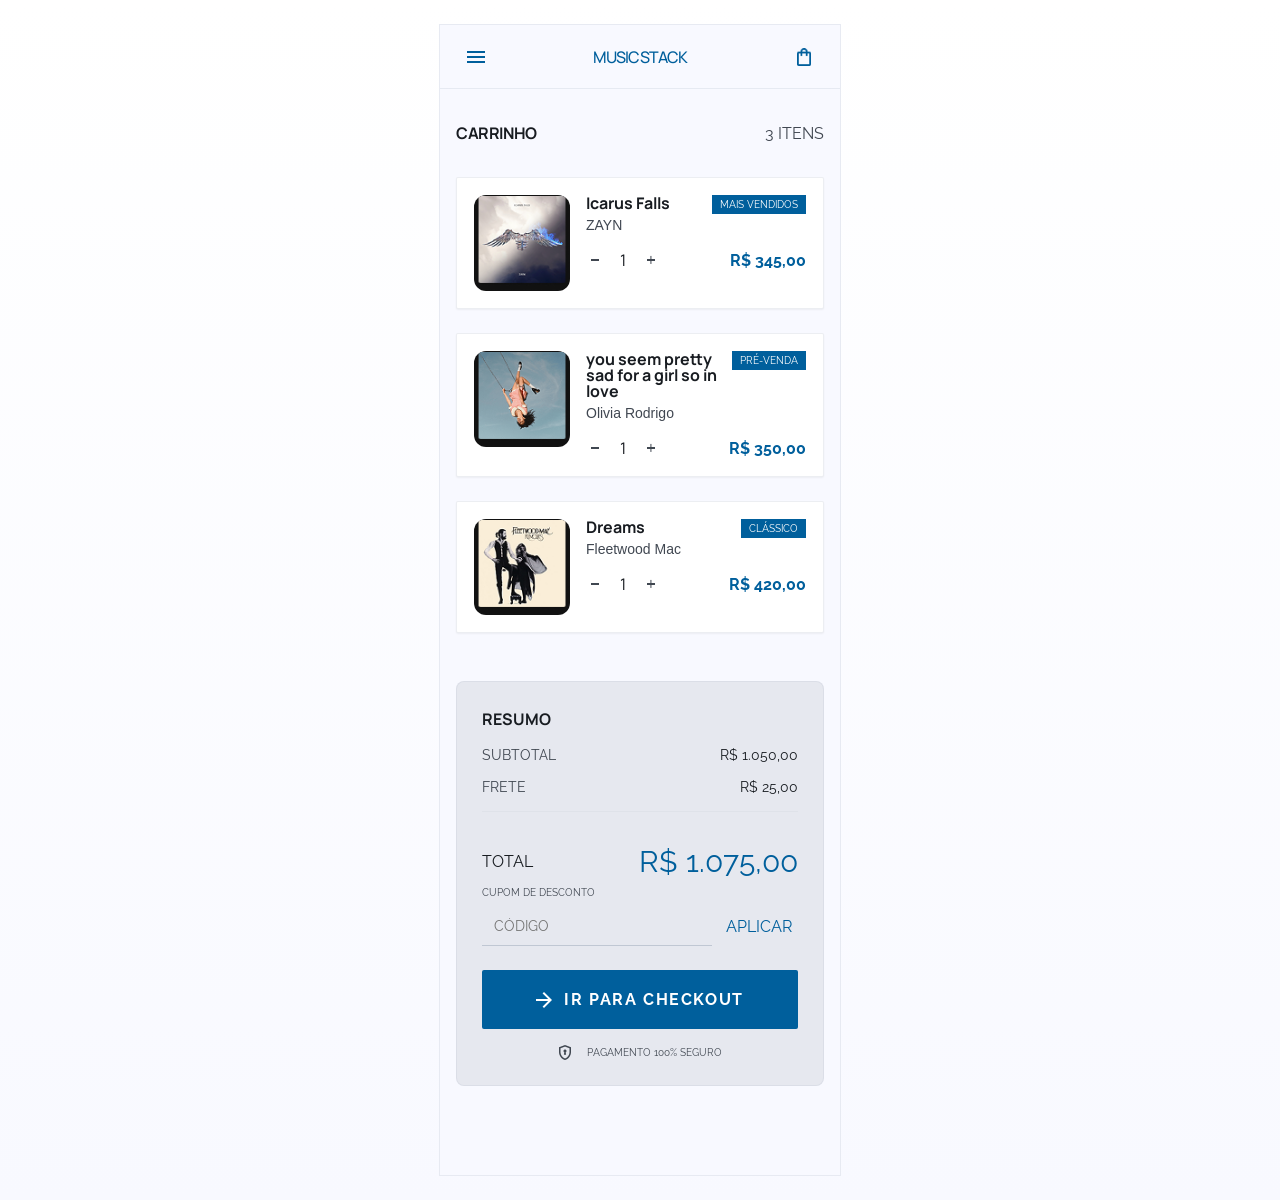
<file: carrinho.html>
<!DOCTYPE html>
<html lang="pt-BR">
  <head>
    <meta charset="UTF-8" />
    <meta name="viewport" content="width=device-width, initial-scale=1.0" />
    <title>MusicStack</title>
    <link rel="preconnect" href="https://fonts.googleapis.com" />
    <link rel="preconnect" href="https://fonts.gstatic.com" crossorigin />
    <link
      href="https://fonts.googleapis.com/css2?family=Manrope:wght@400;500;700;800&family=Raleway:wght@400;500;600;700&display=swap"
      rel="stylesheet"
    />
    <link rel="stylesheet" href="style.css" />
  </head>
  <body>
    <main class="phone-frame">
      <header class="topbar">
        <button class="icon-button" type="button" aria-label="Voltar">
          <img class="nav-icon" src="assets/Icon-compras.png" alt="" />
        </button>
        <div class="brand">Musicstack</div>
        <button class="icon-button" type="button" aria-label="Menu">
          <img class="nav-icon" src="assets/Icon.png" alt="" />
        </button>
      </header>

      <section class="main-content">
        <section class="cart-column">
          <div class="section-heading">
            <h1>CARRINHO</h1>
            <span>3 ITENS</span>
          </div>

          <div class="cart-list">
            <article class="cart-item">
              <div class="cover-wrap">
                <img class="cover" src="assets/vinyl-1-animation.png" alt="Icarus Falls" />
              </div>
              <div class="item-copy">
                <div class="item-title-row">
                  <div>
                    <h2>Icarus Falls</h2>
                    <p>ZAYN</p>
                  </div>
                  <span class="tag tag-blue">MAIS VENDIDOS</span>
                </div>
                <div class="item-actions">
                  <button class="qty-button" type="button" aria-label="Diminuir quantidade">
                    <span></span>
                  </button>
                  <span class="qty-number">1</span>
                  <button class="qty-button qty-button--plus" type="button" aria-label="Aumentar quantidade">
                    <span></span>
                  </button>
                  <strong>R$ 345,00</strong>
                </div>
              </div>
            </article>

            <article class="cart-item">
              <div class="cover-wrap">
                <img class="cover" src="assets/vinyl-2-bg.png" alt="you seem pretty sad for a girl so in love" />
              </div>
              <div class="item-copy">
                <div class="item-title-row">
                  <div>
                    <h2>you seem pretty sad for a girl so in love</h2>
                    <p>Olivia Rodrigo</p>
                  </div>
                  <span class="tag tag-blue">PRÉ-VENDA</span>
                </div>
                <div class="item-actions">
                  <button class="qty-button" type="button" aria-label="Diminuir quantidade">
                    <span></span>
                  </button>
                  <span class="qty-number">1</span>
                  <button class="qty-button qty-button--plus" type="button" aria-label="Aumentar quantidade">
                    <span></span>
                  </button>
                  <strong>R$ 350,00</strong>
                </div>
              </div>
            </article>

            <article class="cart-item">
              <div class="cover-wrap">
                <img class="cover" src="assets/vinyl-3-bg.png" alt="Dreams" />
              </div>
              <div class="item-copy">
                <div class="item-title-row">
                  <div>
                    <h2>Dreams</h2>
                    <p>Fleetwood Mac</p>
                  </div>
                  <span class="tag tag-blue">CLÁSSICO</span>
                </div>
                <div class="item-actions">
                  <button class="qty-button" type="button" aria-label="Diminuir quantidade">
                    <span></span>
                  </button>
                  <span class="qty-number">1</span>
                  <button class="qty-button qty-button--plus" type="button" aria-label="Aumentar quantidade">
                    <span></span>
                  </button>
                  <strong>R$ 420,00</strong>
                </div>
              </div>
            </article>
          </div>
        </section>

        <aside class="summary-card">
          <h3>RESUMO</h3>
          <div class="summary-lines">
            <div class="summary-line">
              <span>Subtotal</span>
              <strong>R$ 1.050,00</strong>
            </div>
            <div class="summary-line">
              <span>Frete</span>
              <strong>R$ 25,00</strong>
            </div>
            <div class="summary-divider"></div>
            <div class="summary-line summary-line--total">
              <span>TOTAL</span>
              <strong>R$ 1.075,00</strong>
            </div>
          </div>

          <div class="coupon-box">
            <label for="coupon">CUPOM DE DESCONTO</label>
            <div class="coupon-row">
              <input id="coupon" type="text" placeholder="CÓDIGO" />
              <button type="button">APLICAR</button>
            </div>
          </div>

          <button class="checkout-button" type="button">
            <img class="checkout-icon" src="assets/checkout-icon.png" alt="" />
            IR PARA CHECKOUT
          </button>
          <p class="security-note">
            <img class="security-icon" src="assets/secure-icon.png" alt="" />
            PAGAMENTO 100% SEGURO
          </p>
        </aside>
      </section>
    </main>
<script src="script.js"></script>
  </body>
</html>
</file>
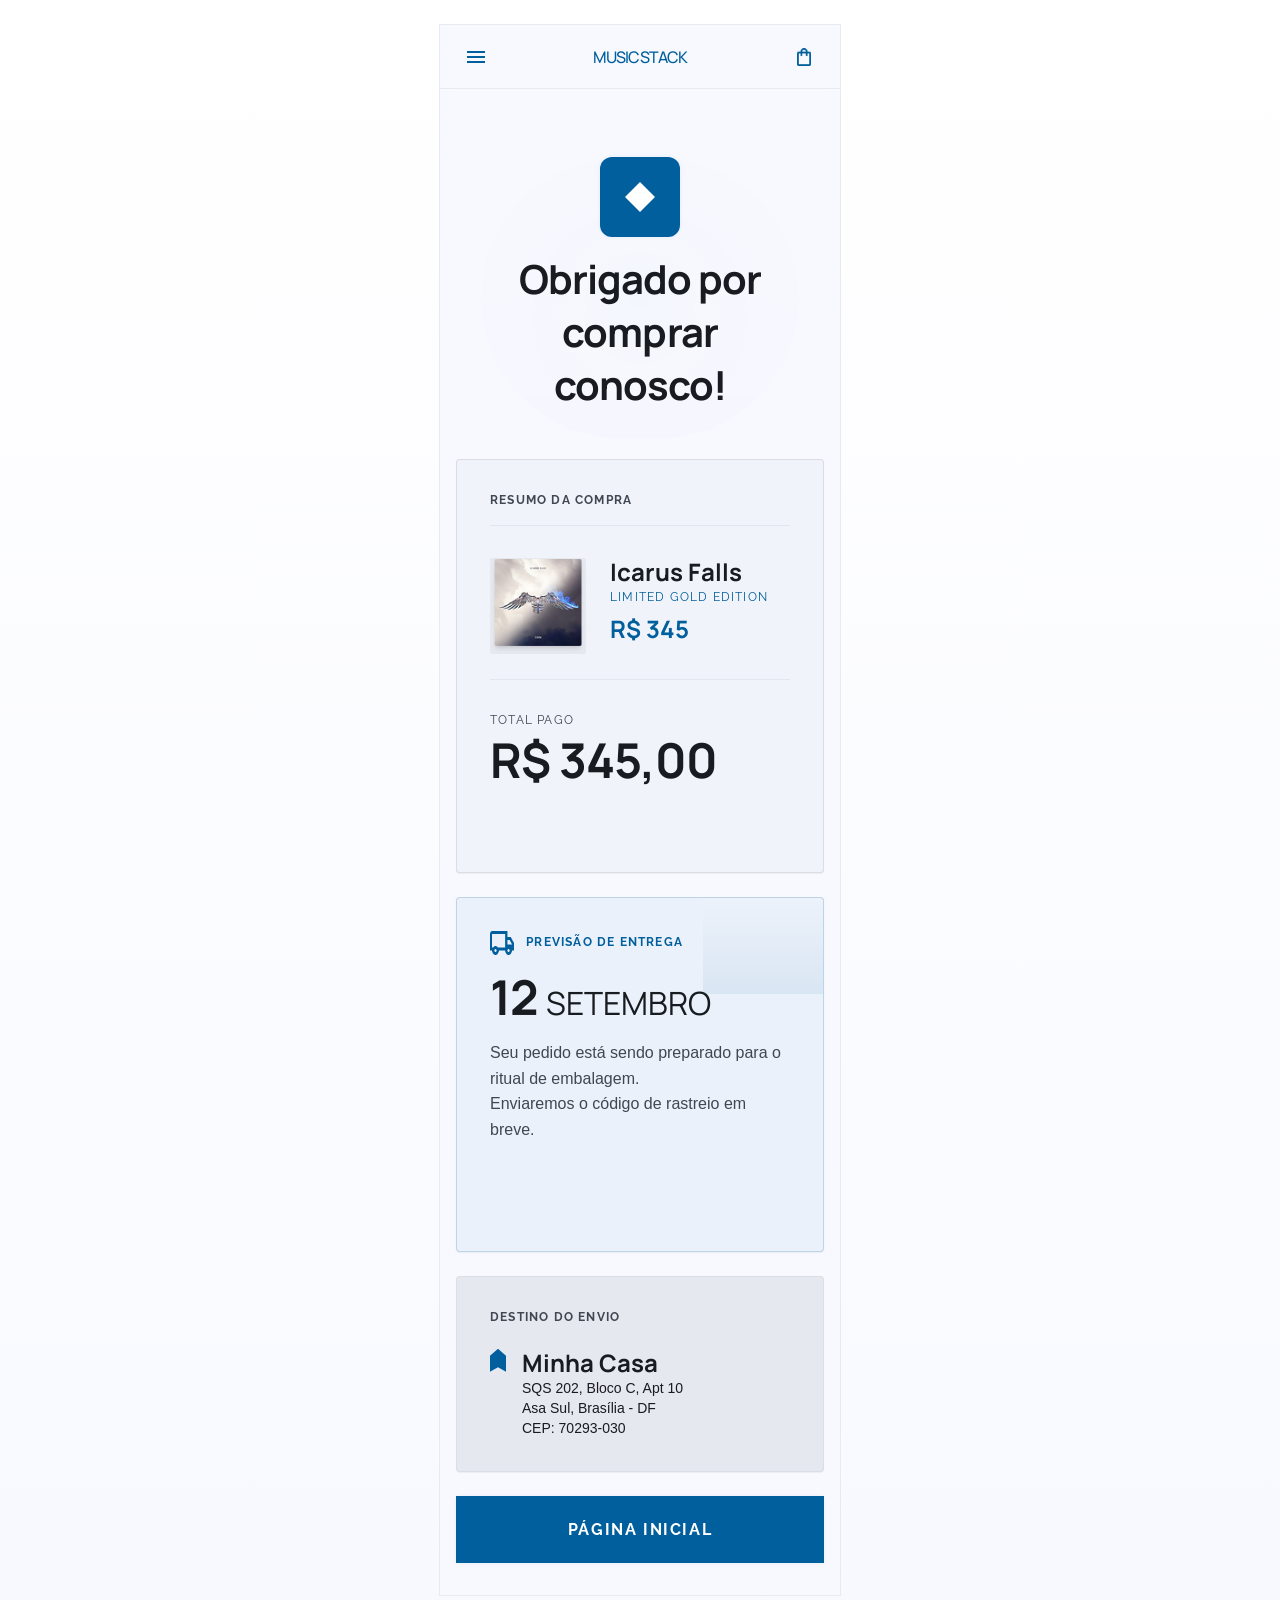
<file: confirmacao.html>
<!DOCTYPE html>
<html lang="pt-BR">
  <head>
    <meta charset="UTF-8" />
    <meta name="viewport" content="width=device-width, initial-scale=1.0" />
    <title>Pedido Confirmado</title>
    <link rel="preconnect" href="https://fonts.googleapis.com" />
    <link rel="preconnect" href="https://fonts.gstatic.com" crossorigin />
    <link
      href="https://fonts.googleapis.com/css2?family=Manrope:wght@400;500;600;700;800&family=Raleway:wght@400;500;600;700&display=swap"
      rel="stylesheet"
    />
    <link rel="stylesheet" href="style.css" />
  </head>
  <body>
    <main class="confirmation-screen">
      <header class="top-app-bar confirmation-topbar">
        <button class="nav-button back-button" type="button" aria-label="Voltar">
          <img src="assets/Icon-compras.png" alt="Voltar" style="width:18px;height:18px;" />
        </button>
        <div class="brand-label">musicstack</div>
        <button class="nav-button cart-button" type="button" aria-label="Carrinho">
          <img src="assets/Icon.png" alt="Carrinho" style="width:18px;height:18px;" />
        </button>
      </header>

      <section class="confirmation-content">
        <section class="confirmation-hero">
          <div class="confirmation-hero__decor"></div>
          <div class="confirmation-hero__icon">
            <span class="confirmation-hero__icon-inner"></span>
          </div>
          <h1>Obrigado por comprar<br />conosco!</h1>
        </section>

        <section class="confirmation-summary-card">
          <div class="confirmation-summary-card__header">
            <h2>RESUMO DA COMPRA</h2>
          </div>

          <div class="confirmation-product-row">
            <div class="confirmation-product-row__image">
              <img src="assets/vinyl-1-animation.png" alt="Icarus Falls" style="width:100%;height:100%;object-fit:cover;" />
            </div>
            <div class="confirmation-product-row__copy">
              <h3>Icarus Falls</h3>
              <p>Limited Gold Edition</p>
              <strong>R$ 345</strong>
            </div>
          </div>

          <div class="confirmation-summary-card__divider"></div>

          <div class="confirmation-total-row">
            <div>
              <span>TOTAL PAGO</span>
              <strong>R$ 345,00</strong>
            </div>
          </div>
        </section>

        <section class="confirmation-eta-card">
          <div class="confirmation-eta-card__header">
            <h2>
              <img src="assets/previsaoentrega.png" alt="Previsão de Entrega" style="width:24px;height:24px;vertical-align:middle;margin-right:8px;" />
              PREVISÃO DE ENTREGA
            </h2>
          </div>
          <div class="confirmation-eta-card__date">
            <strong>12</strong>
            <span>SETEMBRO</span>
          </div>
          <p>
            Seu pedido está sendo preparado para o ritual de embalagem.<br />
            Enviaremos o código de rastreio em breve.
          </p>
          <div class="confirmation-eta-card__badge"></div>
        </section>

        <section class="confirmation-address-card">
          <div class="confirmation-address-card__header">
            <h2>DESTINO DO ENVIO</h2>
          </div>
          <div class="confirmation-address-card__body">
            <div class="confirmation-address-card__icon"></div>
            <div>
              <h3>Minha Casa</h3>
              <p>SQS 202, Bloco C, Apt 10</p>
              <p>Asa Sul, Brasília - DF</p>
              <p>CEP: 70293-030</p>
            </div>
          </div>
        </section>

        <a class="confirmation-cta" href="#">PÁGINA INICIAL</a>
      </section>
    </main>
    <script src="script.js"></script>
  </body>
</html>
</file>
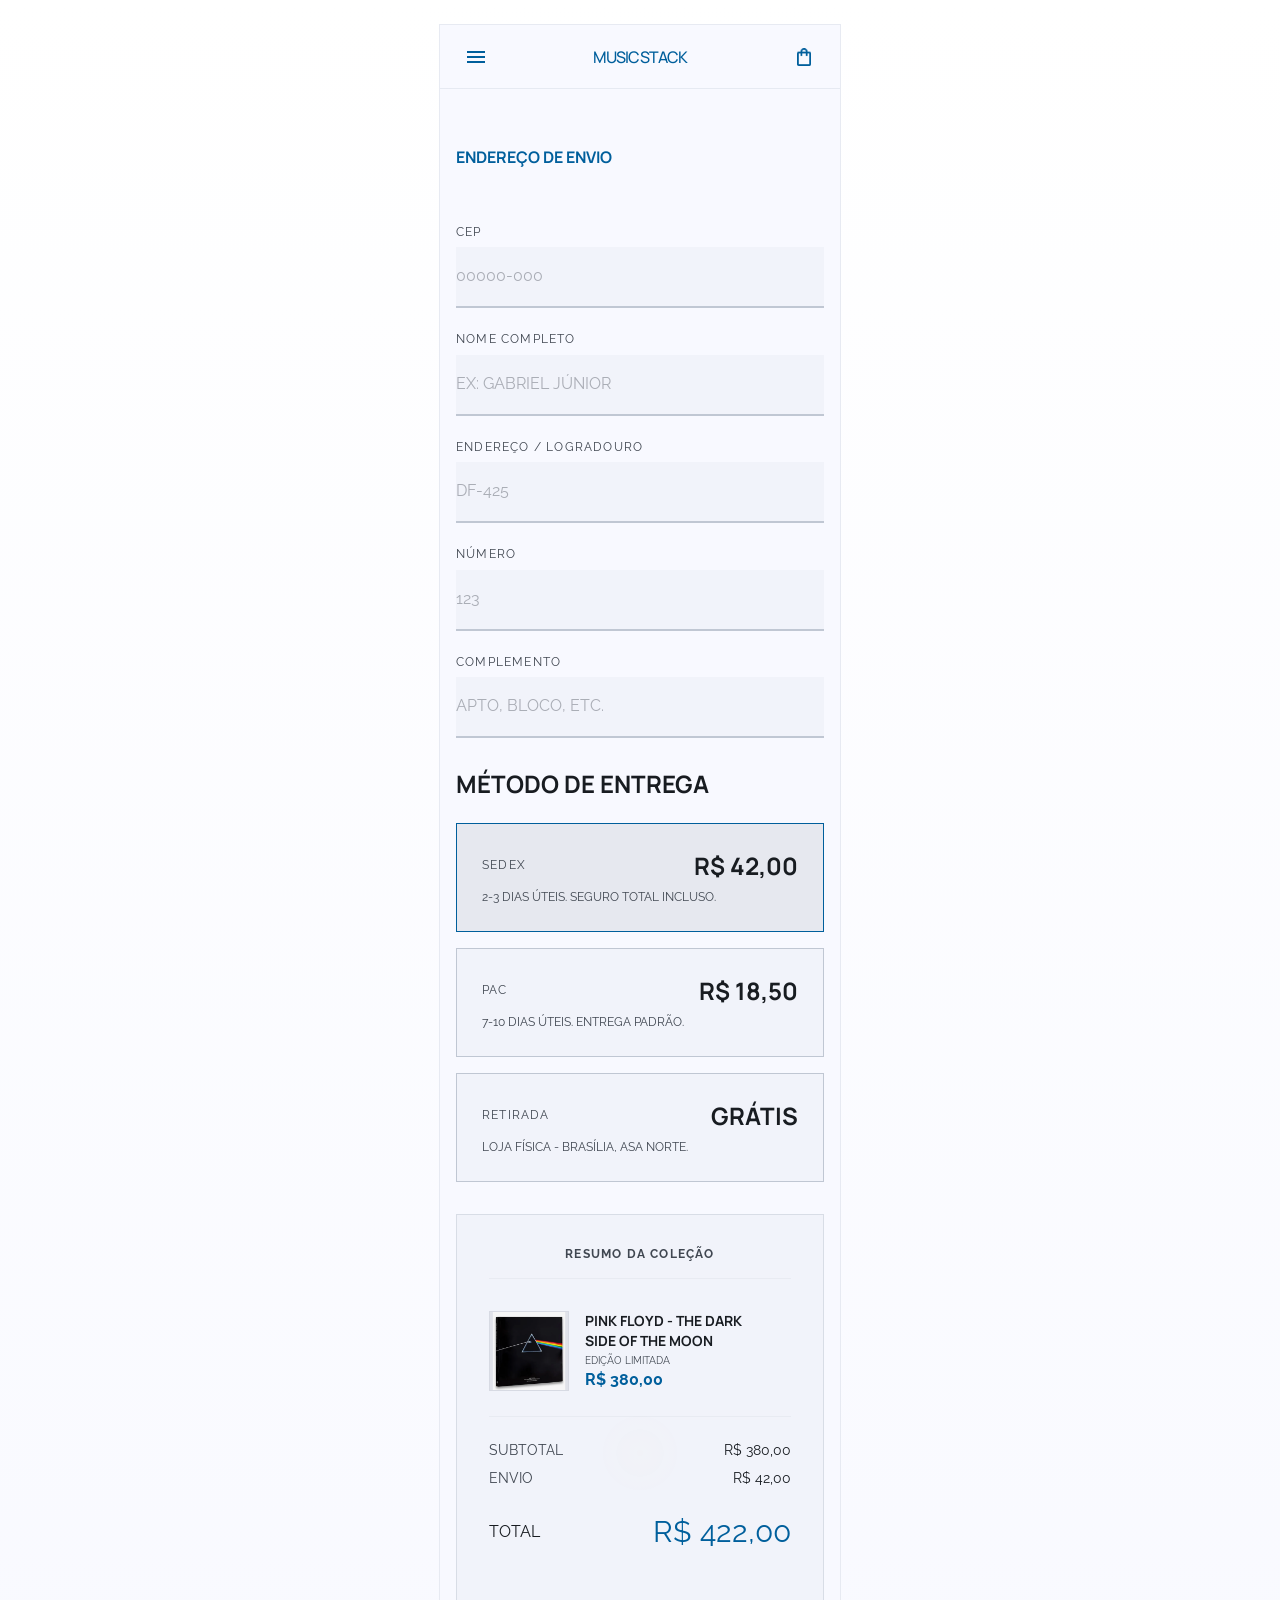
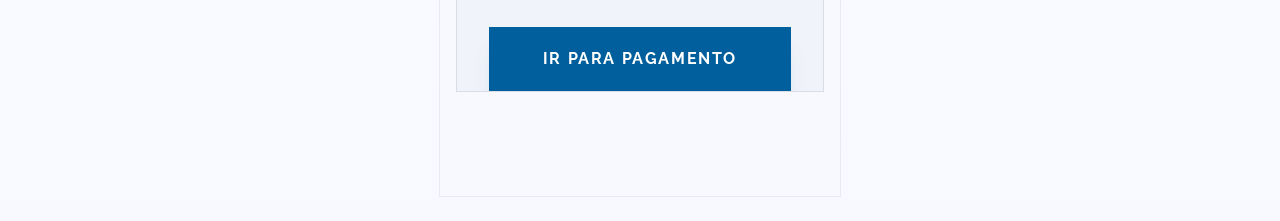
<file: endereco.html>
<!DOCTYPE html>
<html lang="pt-BR">
  <head>
    <meta charset="UTF-8" />
    <meta name="viewport" content="width=device-width, initial-scale=1.0" />
    <title>Endereço de Envio</title>
    <link rel="preconnect" href="https://fonts.googleapis.com" />
    <link rel="preconnect" href="https://fonts.gstatic.com" crossorigin />
    <link
      href="https://fonts.googleapis.com/css2?family=Manrope:wght@400;500;600;700;800&family=Raleway:wght@400;500;600;700&display=swap"
      rel="stylesheet"
    />
    
    <link rel="stylesheet" href="style.css" />
  </head>
  <body>
    <main class="address-screen">
<header class="top-app-bar address-topbar">
  <button class="nav-button back-button" type="button" aria-label="Voltar">
    <img src="assets/Icon-compras.png" alt="Voltar" style="width:18px;height:18px;" />
  </button>
  <div class="brand-label">Musicstack</div>
  <button class="nav-button cart-button" type="button" aria-label="Carrinho">
    <img src="assets/Icon.png" alt="Carrinho" style="width:18px;height:18px;" />
  </button>
</header>

      <section class="address-content">
        <h1 class="address-title">ENDEREÇO DE ENVIO</h1>

        <section class="address-layout">
          <div class="address-form-column">
            <form class="address-form">
              <div class="form-grid form-grid--two">
                <div class="field-group">
                  <label for="cep">CEP</label>
                  <div class="input-field">00000-000</div>
                </div>
                <div class="field-group">
                  <label for="nome">NOME COMPLETO</label>
                  <div class="input-field">EX: GABRIEL JÚNIOR</div>
                </div>
              </div>

              <div class="field-group field-group--stack">
                <label for="logradouro">ENDEREÇO / LOGRADOURO</label>
                <div class="input-field">DF-425</div>
              </div>

              <div class="form-grid form-grid--two">
                <div class="field-group">
                  <label for="numero">NÚMERO</label>
                  <div class="input-field">123</div>
                </div>
                <div class="field-group">
                  <label for="complemento">COMPLEMENTO</label>
                  <div class="input-field">APTO, BLOCO, ETC.</div>
                </div>
              </div>
            </form>

            <section class="shipping-methods">
              <h2>MÉTODO DE ENTREGA</h2>
              <div class="shipping-options">
                <article class="shipping-option shipping-option--active">
                  <div class="shipping-option__row">
                    <span>SEDEX</span>
                    <strong>R$ 42,00</strong>
                  </div>
                  <p>2-3 DIAS ÚTEIS. SEGURO TOTAL INCLUSO.</p>
                </article>
                <article class="shipping-option">
                  <div class="shipping-option__row">
                    <span>PAC</span>
                    <strong>R$ 18,50</strong>
                  </div>
                  <p>7-10 DIAS ÚTEIS. ENTREGA PADRÃO.</p>
                </article>
                <article class="shipping-option">
                  <div class="shipping-option__row">
                    <span>RETIRADA</span>
                    <strong>GRÁTIS</strong>
                  </div>
                  <p>LOJA FÍSICA - Brasília, asa norte.</p>
                </article>
              </div>
            </section>
          </div>

          <aside class="summary-preview">
            <div class="summary-preview__panel">
              <div class="summary-preview__header">
                <h3>RESUMO DA COLEÇÃO</h3>
              </div>
              
              <div class="summary-preview__product">
                <div class="product-cover">
                  <img src="assets/pinkfloyd.png" alt="Pink Floyd - Dark Side of the Moon" style="width:100%;height:100%;object-fit:cover;" />
                </div>
                <div class="product-copy">
                  <h4>PINK FLOYD - THE DARK SIDE OF THE MOON</h4>
                  <p>edição limitada</p>
                  <strong>R$ 380,00</strong>
                </div>
              </div>

              <div class="summary-preview__totals">
                <div class="summary-line">
                  <span>SUBTOTAL</span>
                  <strong>R$ 380,00</strong>
                </div>
                <div class="summary-line">
                  <span>ENVIO</span>
                  <strong class="summary-line--accent">R$ 42,00</strong>
                </div>
                <div class="summary-line summary-line--total">
                  <span>TOTAL</span>
                  <strong>R$ 422,00</strong>
                </div>
              </div>

              <a class="checkout-link" href="#">IR PARA PAGAMENTO</a>
            </div>
          </aside>
        </section>
      </section>
    </main>
<script src="script.js"></script>
  </body>
</html>
</file>
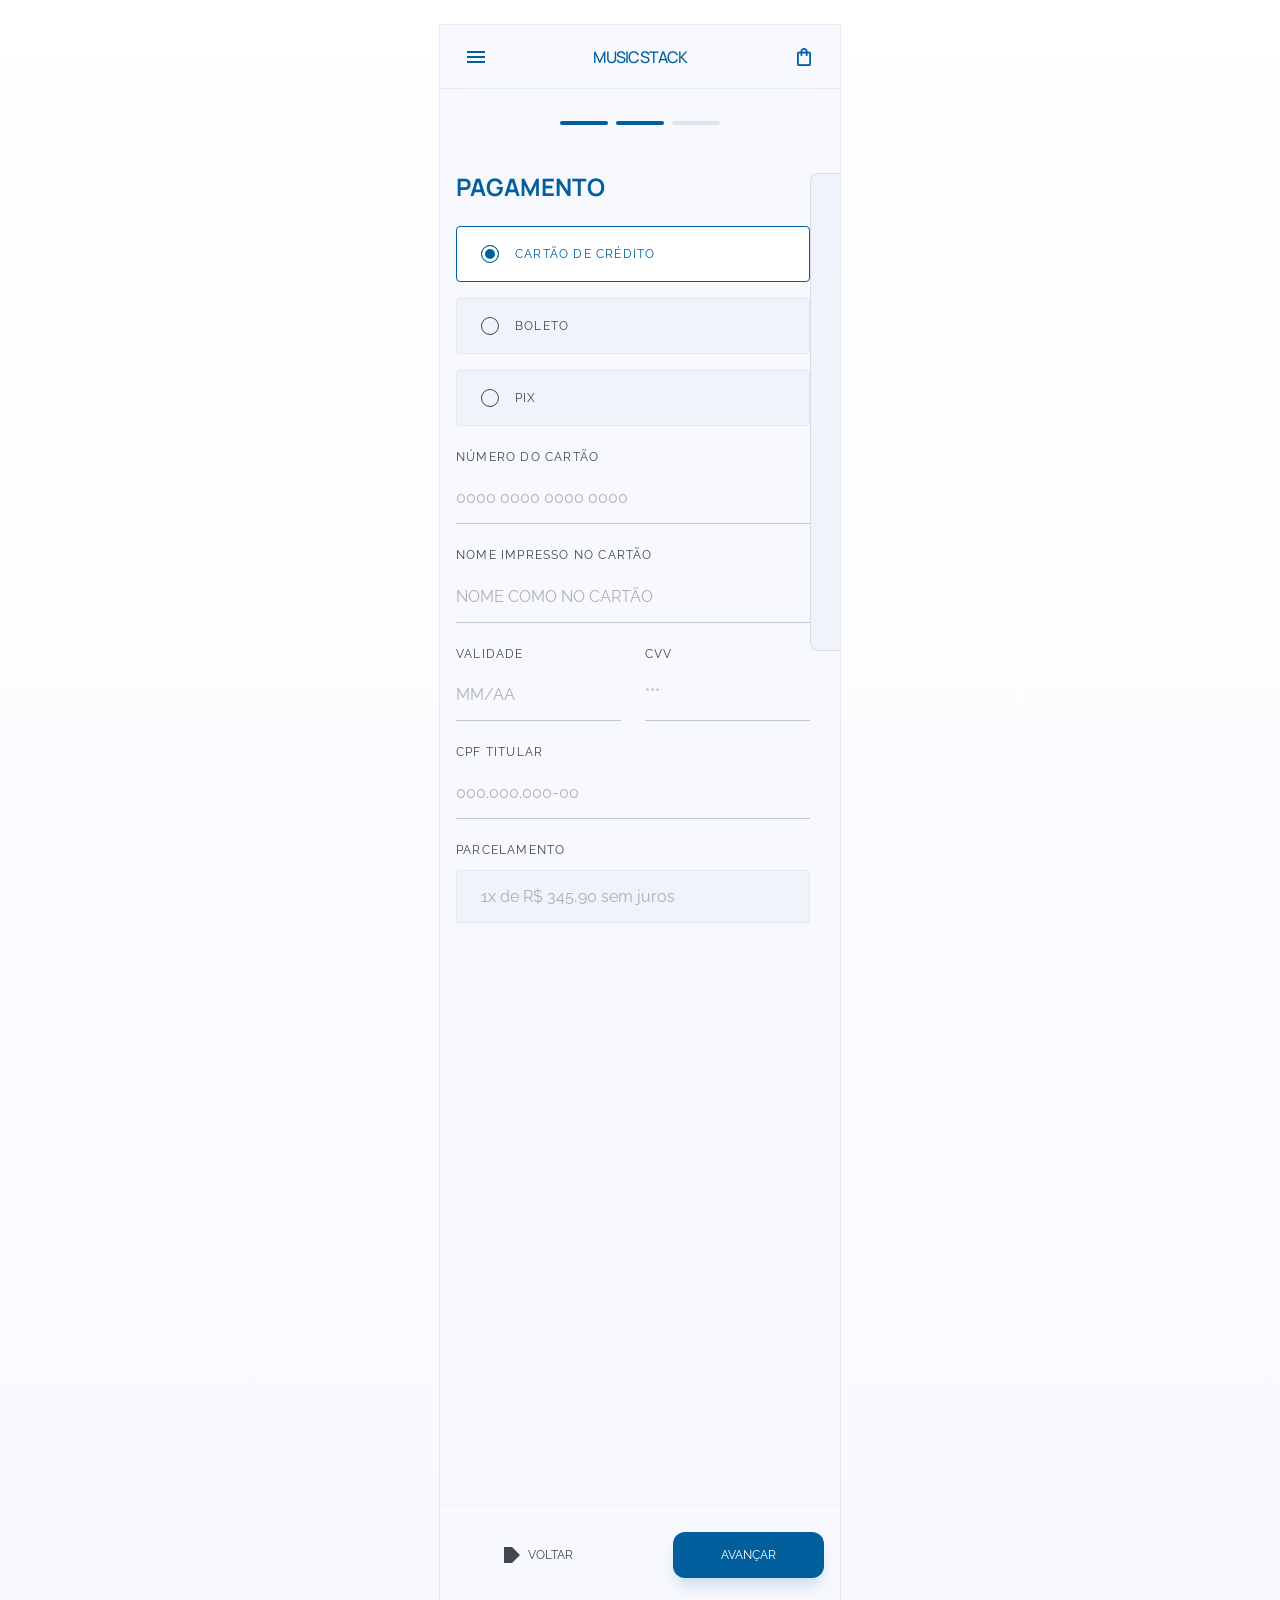
<file: pagamento.html>
<!DOCTYPE html>
<html lang="pt-BR">
  <head>
    <meta charset="UTF-8" />
    <meta name="viewport" content="width=device-width, initial-scale=1.0" />
    <title>Pagamento</title>
    <link rel="preconnect" href="https://fonts.googleapis.com" />
    <link rel="preconnect" href="https://fonts.gstatic.com" crossorigin />
    <link
      href="https://fonts.googleapis.com/css2?family=Manrope:wght@400;500;600;700;800&family=Raleway:wght@400;500;600;700&display=swap"
      rel="stylesheet"
    />
    <link rel="stylesheet" href="style.css" />
  </head>
  <body>
    <main class="payment-screen">
      <footer class="footer-action">
        <div class="footer-action__inner">
          <button class="footer-action__button footer-action__button--back" type="button">
            <span class="footer-action__icon"></span>
            <span>VOLTAR</span>
          </button>
          <button class="footer-action__button footer-action__button--next" type="button">
            <span>AVANÇAR</span>
          </button>
        </div>
      </footer>

<header class="top-app-bar payment-topbar">
  <button class="nav-button back-button" type="button" aria-label="Voltar">
    <img src="assets/Icon-compras.png" alt="Voltar" style="width:18px;height:18px;" />
  </button>
  <div class="brand-label">Musicstack</div>
  <button class="nav-button cart-button" type="button" aria-label="Carrinho">
    <img src="assets/Icon.png" alt="Carrinho" style="width:18px;height:18px;" />
  </button>
</header>

      <section class="payment-content">
        <div class="progress-indicator" aria-label="Progresso do checkout">
          <span class="progress-dot progress-dot--active"></span>
          <span class="progress-dot progress-dot--active"></span>
          <span class="progress-dot"></span>
        </div>

        <section class="payment-layout">
          <div class="payment-form-column">
            <section class="payment-section">
              <h1>Pagamento</h1>
              <div class="payment-methods">
                <button class="payment-method payment-method--active" type="button">
                  <span class="payment-method__icon"></span>
                  <span>CARTÃO DE CRÉDITO</span>
                </button>
                <button class="payment-method" type="button">
                  <span class="payment-method__icon"></span>
                  <span>BOLETO</span>
                </button>
                <button class="payment-method" type="button">
                  <span class="payment-method__icon"></span>
                  <span>PIX</span>
                </button>
              </div>

              <form class="card-form">
                <div class="field-block">
                  <label>NÚMERO DO CARTÃO</label>
                  <div class="input-line">
                    <span>0000 0000 0000 0000</span>
                  </div>
                </div>

                <div class="field-block">
                  <label>NOME IMPRESSO NO CARTÃO</label>
                  <div class="input-line">
                    <span>NOME COMO NO CARTÃO</span>
                  </div>
                </div>

                <div class="field-grid">
                  <div class="field-block">
                    <label>VALIDADE</label>
                    <div class="input-line">
                      <span>MM/AA</span>
                    </div>
                  </div>
                  <div class="field-block">
                    <label>CVV</label>
                    <div class="input-line">
                      <span>***</span>
                    </div>
                  </div>
                  <div class="field-block field-block--cpf">
                    <label>CPF TITULAR</label>
                    <div class="input-line">
                      <span>000.000.000-00</span>
                    </div>
                  </div>
                </div>

                <div class="installments-block">
                  <label>PARCELAMENTO</label>
                  <div class="installments-selector">
                    <span class="installments-selector__text">1x de R$ 345,90 sem juros</span>
                  </div>
                </div>
              </form>
            </section>
          </div>

          <aside class="summary-card payment-summary">
            <div class="summary-card__header">
              <h2>Resumo do Pedido</h2>
            </div>
            <div class="summary-card__rows">
              <div class="summary-row">
                <span>SUBTOTAL (2 ITENS)</span>
                <strong>R$ 310,00</strong>
              </div>
              <div class="summary-row">
                <span>FRETE</span>
                <strong>R$ 35,90</strong>
              </div>
              <div class="summary-row summary-row--total">
                <span>TOTAL</span>
                <strong>R$ 345,90</strong>
              </div>
            </div>
            <div class="product-preview">
              <div class="product-preview__image"></div>
              <div class="product-preview__copy">
                <h3>Rumours - Fleetwood Mac</h3>
                <p>REEDIÇÃO 2023 / 180G</p>
              </div>
            </div>
          </aside>
        </section>
      </section>
    </main>
    
<script src="script.js"></script>
  </body>
</html>
</file>
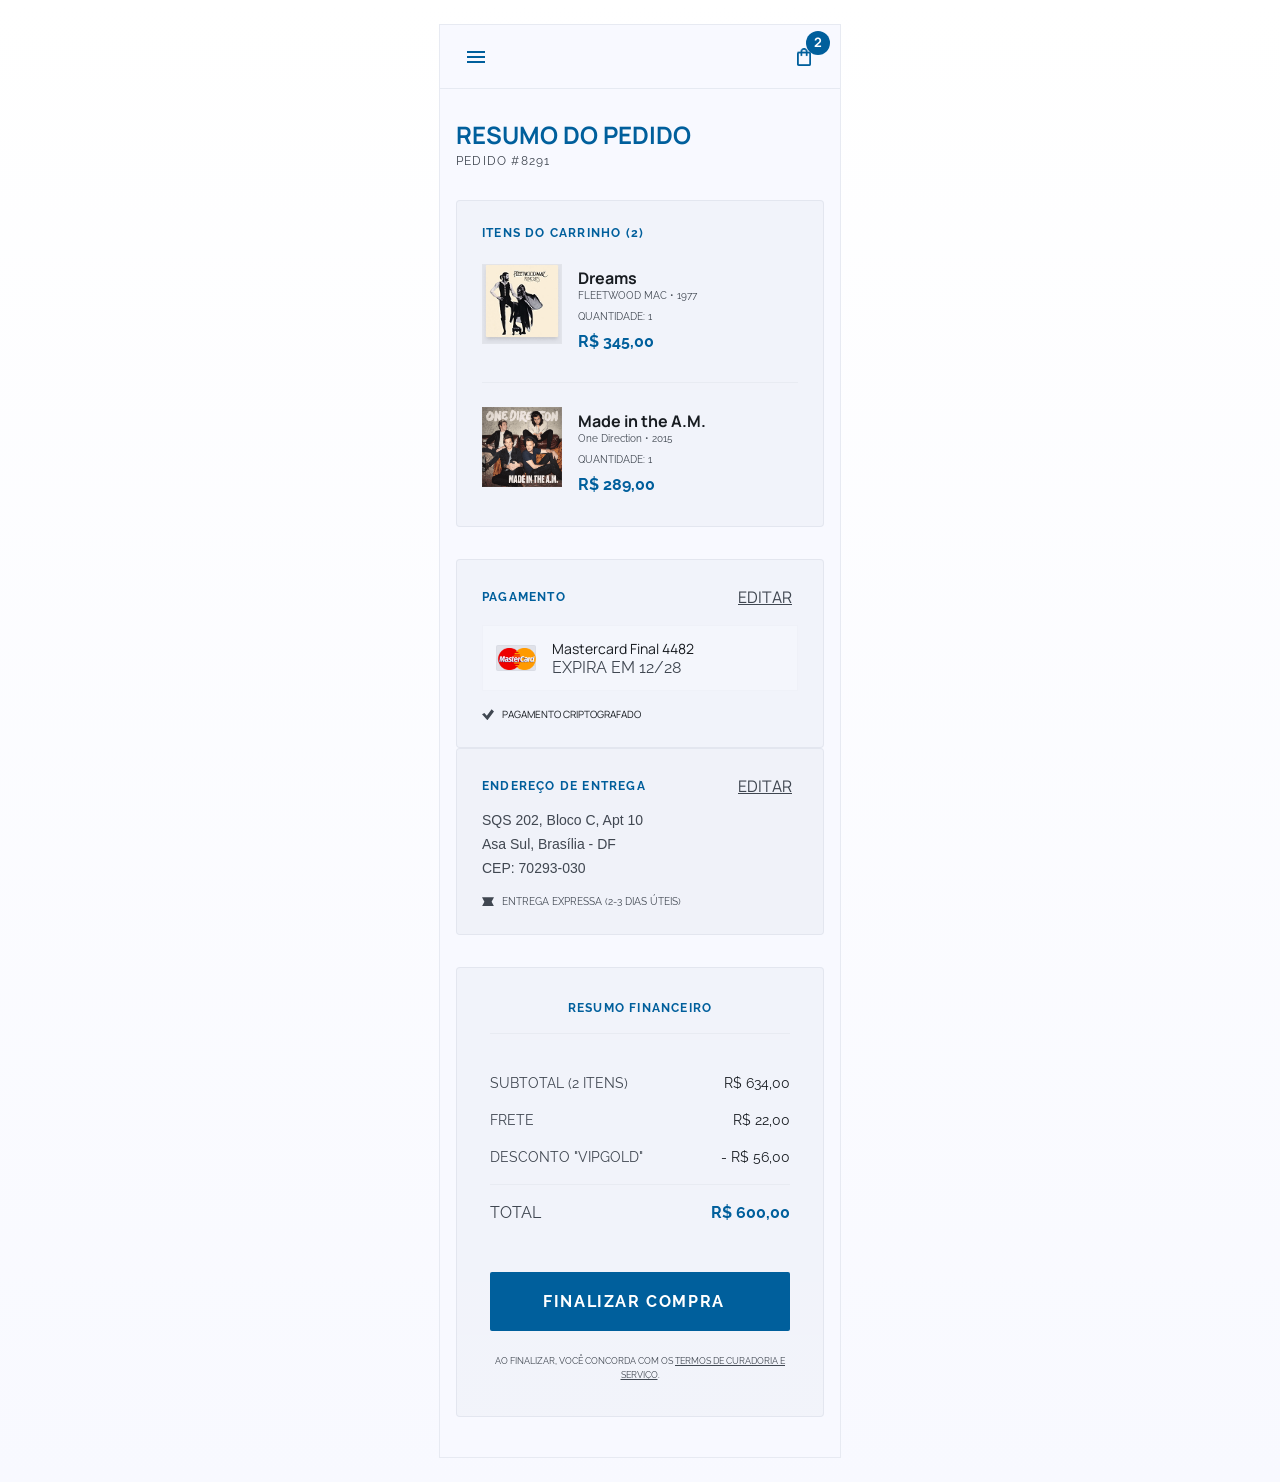
<file: resumo.html>
<!DOCTYPE html>
<html lang="pt-BR">
  <head>
    <meta charset="UTF-8" />
    <meta name="viewport" content="width=device-width, initial-scale=1.0" />
    <title>Resumo do Pedido</title>
    <link rel="preconnect" href="https://fonts.googleapis.com" />
    <link rel="preconnect" href="https://fonts.gstatic.com" crossorigin />
    <link
      href="https://fonts.googleapis.com/css2?family=Manrope:wght@400;500;600;700;800&family=Raleway:wght@400;500;600;700&display=swap"
      rel="stylesheet"
    />
    
    <link rel="stylesheet" href="style.css" />
  </head>
  
  <body>
    <main class="order-screen">
<header class="top-app-bar">
  <button class="nav-button back-button" type="button" aria-label="Voltar">
    <img src="assets/Icon-compras.png" alt="Voltar" style="width:18px;height:18px;" />
  </button>
  <button class="nav-button cart-button" type="button" aria-label="Carrinho">
    <img src="assets/Icon.png" alt="Carrinho" style="width:18px;height:18px;" />
    <span class="cart-badge">2</span>
  </button>
</header>

      <section class="success-overlay" aria-hidden="true"></section>

      <section class="order-content">
        <section class="order-header">
          <h1>RESUMO DO PEDIDO</h1>
          <p>PEDIDO #8291</p>
        </section>

        <section class="content-grid">
          <div class="left-column">
            <section class="panel items-panel">
              <h2>ITENS DO CARRINHO (2)</h2>
              <div class="items-list">
              <article class="item-row">
                <div class="item-cover">
                  <img src="assets/vinyl-3-bg.png" alt="Dreams" style="width:100%;height:100%;object-fit:cover;" />
                </div>
                <div class="item-meta">
                  <div>
                    <h3>Dreams</h3>
                    <p>FLEETWOOD MAC • 1977</p>
                  </div>
                  <span>QUANTIDADE: 1</span>
                  <strong>R$ 345,00</strong>
                </div>
              </article>
              <div class="divider"></div>
              <article class="item-row">
                <div class="item-cover item-cover--second">
                  <img src="assets/madeintheam.png" alt="Made in the A.M." style="width:100%;height:100%;object-fit:cover;" />
                </div>
                <div class="item-meta">
                  <div>
                    <h3>Made in the A.M.</h3>
                    <p>One Direction • 2015</p>
                  </div>
                  <span>QUANTIDADE: 1</span>
                  <strong>R$ 289,00</strong>
                </div>
              </article>
            </div>
            </section>

            <section class="panel info-stack">
              <div class="info-card payment-card">
                <div class="info-card__header">
                  <h2>PAGAMENTO</h2>
                  <button type="button">EDITAR</button>
                </div>
                <div class="payment-card__body">
                  <div class="payment-icon">
                    <img src="assets/mastercard.png" alt="Mastercard" style="width:40px;height:26px;object-fit:contain;" />
                  </div>
                  <div>
                    <p class="payment-name">Mastercard Final 4482</p>
                    <p class="payment-meta">EXPIRA EM 12/28</p>
                  </div>
                </div>
                <div class="payment-security">
                  <span class="payment-security__icon"></span>
                  <span>PAGAMENTO CRIPTOGRAFADO</span>
                </div>
              </div>

              <div class="info-card shipping-card">
                <div class="info-card__header">
                  <h2>ENDEREÇO DE ENTREGA</h2>
                  <button type="button">EDITAR</button>
                </div>
                <div class="shipping-card__body">
                  <p>SQS 202, Bloco C, Apt 10</p>
                  <p>Asa Sul, Brasília - DF</p>
                  <p>CEP: 70293-030</p>
                  <div class="shipping-delivery">
                    <span class="shipping-delivery__icon"></span>
                    <span>ENTREGA EXPRESSA (2-3 DIAS ÚTEIS)</span>
                  </div>
                </div>
              </div>
            </section>
          </div>

          <aside class="panel summary-panel">
            <div class="summary-panel__header">
              <h2>RESUMO FINANCEIRO</h2>
            </div>
            <div class="summary-lines">
              <div class="summary-row">
                <span>Subtotal (2 itens)</span>
                <strong>R$ 634,00</strong>
              </div>
              <div class="summary-row">
                <span>Frete</span>
                <strong>R$ 22,00</strong>
              </div>
              <div class="summary-row summary-row--discount">
                <span>Desconto "VIPGOLD"</span>
                <strong>- R$ 56,00</strong>
              </div>
              <div class="summary-divider"></div>
              <div class="summary-total">
                <span>TOTAL</span>
                <strong>R$ 600,00</strong>
              </div>
            </div>
            <button class="checkout-button" type="button">
              FINALIZAR COMPRA
              <span></span>
            </button>
            <p class="terms-text">
              AO FINALIZAR, VOCÊ CONCORDA COM OS
              <a href="#">TERMOS DE CURADORIA E SERVIÇO</a>.
            </p>
          </aside>
        </section>
      </section>
    </main>
<script src="script.js"></script>
  </body>
</html>
</file>
<file: style.css>
:root {
  --bg: #f8f9ff;
  --surface: #f1f3fa;
  --surface-strong: #ffffff;
  --surface-muted: #f8f9ff;
  --border: rgba(192, 199, 211, 0.3);
  --border-strong: rgba(192, 199, 211, 0.2);
  --text: #181c21;
  --muted: #404751;
  --primary: #005f9c;
  --secondary: #3441ed;
  --shadow: rgba(13, 18, 31, 0.08);
}

* {
  box-sizing: border-box;
}

html,
body {
  margin: 0;
  min-height: 100%;
  font-family: 'Manrope', Arial, sans-serif;
  background: linear-gradient(180deg, #ffffff 0%, #f8f9ff 100%);
  color: var(--text);
}

body {
  display: grid;
  place-items: center;
  padding: 24px;
}

button,
a {
  font: inherit;
}

.phone-frame {
  position: relative;
  width: 402px;
  min-height: 1152px;
  background:
    linear-gradient(90deg, rgb(248, 249, 255) 0%, rgb(248, 249, 255) 100%),
    linear-gradient(90deg, rgb(255, 255, 255) 0%, rgb(255, 255, 255) 100%);
  border: 1px solid var(--border);
  overflow: hidden;
}

.topbar {
  position: relative;
  z-index: 2;
  display: flex;
  align-items: center;
  justify-content: space-between;
  height: 64px;
  padding: 0 16px;
  background: rgba(248, 249, 255, 0.8);
  border-bottom: 1px solid var(--border);
  backdrop-filter: blur(12px);
}

.icon-button {
  width: 40px;
  height: 40px;
  display: inline-flex;
  align-items: center;
  justify-content: center;
  background: transparent;
  border: 0;
  padding: 0;
  cursor: pointer;
}

.nav-icon {
  width: 18px;
  height: 18px;
  object-fit: contain;
  display: block;
}

.brand {
  color: var(--primary);
  font-size: 16px;
  font-weight: 500;
  letter-spacing: -0.8px;
  text-transform: uppercase;
}

.main-content {
  display: flex;
  flex-direction: column;
  gap: 48px;
  padding: 32px 16px 0;
}

.cart-column {
  display: flex;
  flex-direction: column;
  gap: 32px;
}

.section-heading {
  display: flex;
  align-items: center;
  justify-content: space-between;
  gap: 12px;
}

.section-heading h1 {
  margin: 0;
  font-size: 16px;
  line-height: 1.5;
  letter-spacing: -0.4px;
  color: var(--text);
  text-transform: uppercase;
}

.section-heading span {
  font-family: 'Raleway', sans-serif;
  font-size: 16px;
  color: var(--muted);
}

.cart-list {
  display: flex;
  flex-direction: column;
  gap: 24px;
}

.cart-item {
  display: flex;
  align-items: flex-start;
  gap: 16px;
  padding: 17px;
  background: #fff;
  border: 1px solid var(--border);
  border-radius: 2px;
  box-shadow: 0 1px 2px rgba(0, 0, 0, 0.05);
}

.cover-wrap {
  position: relative;
  width: 96px;
  height: 96px;
  flex: 0 0 96px;
  background: #121212;
  border-radius: 12px;
  overflow: hidden;
}

.cover {
  display: block;
  width: 100%;
  height: 100%;
  object-fit: cover;
}

.item-copy {
  display: flex;
  flex-direction: column;
  gap: 16px;
  flex: 1;
  min-width: 0;
}

.item-title-row {
  display: flex;
  align-items: flex-start;
  justify-content: space-between;
  gap: 12px;
}

.item-title-row h2 {
  margin: 0;
  font-size: 16px;
  line-height: 1;
  color: var(--text);
}

.item-title-row p {
  margin: 6px 0 0;
  font-family: 'Hanken Grotesk', sans-serif;
  font-size: 14px;
  color: var(--muted);
}

.tag {
  display: inline-flex;
  align-items: center;
  justify-content: center;
  padding: 2px 8px;
  background: var(--primary);
  color: #fff;
  font-family: 'Raleway', sans-serif;
  font-size: 10px;
  text-transform: uppercase;
  line-height: 1.5;
  white-space: nowrap;
}

.item-actions {
  display: flex;
  align-items: center;
  gap: 16px;
}

.qty-button {
  position: relative;
  width: 18px;
  height: 18px;
  display: inline-flex;
  align-items: center;
  justify-content: center;
  background: transparent;
  border: 0;
  padding: 0;
  cursor: pointer;
}

.qty-button span {
  position: relative;
  display: block;
  width: 8.17px;
  height: 1.17px;
  background: var(--muted);
}

.qty-button--plus span::before {
  content: '';
  position: absolute;
  left: 50%;
  top: 50%;
  width: 1.17px;
  height: 8.17px;
  transform: translate(-50%, -50%);
  background: var(--muted);
}

.price-icon {
  width: 28px;
  height: 21px;
  object-fit: contain;
}

.item-actions strong {
  margin-left: auto;
  font-family: 'Raleway', sans-serif;
  font-size: 16px;
  color: var(--primary);
}

.summary-card {
  position: relative;
  width: 100%;
  padding: 25px;
  background:
    linear-gradient(90deg, rgb(230, 232, 239) 0%, rgb(230, 232, 239) 100%);
  border: 1px solid var(--border);
  border-radius: 8px;
  overflow: hidden;
}

.summary-card h3 {
  margin: 0;
  font-size: 16px;
  line-height: 1.5;
  color: var(--text);
  text-transform: uppercase;
}

.summary-lines {
  display: flex;
  flex-direction: column;
  gap: 16px;
  padding-top: 16px;
}

.summary-line {
  display: flex;
  align-items: center;
  justify-content: space-between;
  gap: 12px;
}

.summary-line span,
.summary-line strong {
  font-family: 'Raleway', sans-serif;
  font-size: 16px;
}

.summary-line span {
  color: var(--muted);
}

.summary-line strong {
  color: var(--text);
}

.summary-divider {
  height: 1px;
  width: 100%;
  background: rgba(192, 199, 211, 0.3);
}

.summary-line--total span {
  color: var(--text);
  text-transform: uppercase;
}

.summary-line--total strong {
  color: var(--primary);
}

.coupon-box {
  display: flex;
  flex-direction: column;
  gap: 8px;
  padding-top: 8px;
}

.coupon-box label {
  font-family: 'Raleway', sans-serif;
  font-size: 10px;
  color: var(--muted);
}

.coupon-row {
  display: flex;
  align-items: center;
  gap: 8px;
}

.coupon-row input {
  flex: 1;
  min-width: 0;
  padding: 11.5px 12px;
  border: 0;
  border-bottom: 1px solid #c0c7d3;
  background: transparent;
  font-family: 'Raleway', sans-serif;
  font-size: 14px;
  color: rgba(64, 71, 81, 0.5);
}

.coupon-row button {
  background: transparent;
  border: 0;
  color: var(--primary);
  font-family: 'Raleway', sans-serif;
  font-size: 16px;
  cursor: pointer;
}

.checkout-button {
  display: flex;
  align-items: center;
  justify-content: center;
  gap: 8px;
  width: 100%;
  margin-top: 24px;
  padding: 16px;
  background: var(--primary);
  color: #fff;
  border: 0;
  border-radius: 2px;
  font-family: 'Raleway', sans-serif;
  font-size: 16px;
  font-weight: 700;
  text-transform: uppercase;
  cursor: pointer;
}

.checkout-icon {
  width: 16px;
  height: 16px;
  object-fit: contain;
}

.security-note {
  display: flex;
  align-items: center;
  justify-content: center;
  gap: 16px;
  margin: 16px 0 0;
  font-family: 'Raleway', sans-serif;
  font-size: 10px;
  color: var(--muted);
}

.security-icon {
  width: 12px;
  height: 15px;
  object-fit: contain;
}

.order-screen {
  position: relative;
  width: 402px;
  min-height: 874px;
  background:
    linear-gradient(180deg, rgb(248, 249, 255) 0%, rgb(248, 249, 255) 100%),
    linear-gradient(180deg, rgb(255, 255, 255) 0%, rgb(255, 255, 255) 100%);
  border: 1px solid var(--border);
  overflow: hidden;
}

.top-app-bar {
  position: relative;
  display: flex;
  align-items: center;
  justify-content: space-between;
  height: 64px;
  padding: 0 16px;
  background: rgba(248, 249, 255, 0.8);
  border-bottom: 1px solid var(--border);
  backdrop-filter: blur(12px);
}

.details-topbar__actions {
  display: flex;
  align-items: center;
  gap: 16px;
}

.nav-button {
  position: relative;
  display: inline-flex;
  align-items: center;
  justify-content: center;
  width: 40px;
  height: 40px;
  border: 0;
  background: transparent;
  padding: 0;
  cursor: pointer;
}

.nav-button img {
  width: 18px;
  height: 18px;
  object-fit: contain;
  display: block;
}

.nav-icon--back::before,
.nav-icon--back::after {
  content: '';
  position: absolute;
  left: 0;
  width: 10px;
  height: 2px;
  background: var(--muted);
  transform-origin: left center;
}

.nav-icon--back::before {
  top: 1px;
  transform: rotate(-45deg);
}

.nav-icon--back::after {
  bottom: 1px;
  transform: rotate(45deg);
}

.nav-icon--cart {
  width: 16px;
  height: 20px;
  background:
    linear-gradient(180deg, transparent 0 15%, var(--muted) 15% 32%, transparent 32% 100%),
    linear-gradient(90deg, transparent 0 20%, var(--muted) 20% 80%, transparent 80% 100%),
    linear-gradient(180deg, transparent 0 90%, var(--muted) 90% 100%);
}

.cart-badge {
  position: absolute;
  top: -6px;
  right: -6px;
  display: inline-flex;
  align-items: center;
  justify-content: center;
  width: 24px;
  height: 24px;
  border-radius: 999px;
  background: var(--primary);
  color: #fff;
  font-size: 13px;
  font-weight: 700;
  line-height: 1;
}

.success-overlay {
  position: absolute;
  inset: 64px 0 0;
  opacity: 0;
  background: rgba(255, 255, 255, 0.3);
}

.order-content {
  display: flex;
  flex-direction: column;
  gap: 32px;
  padding: 32px 16px 40px;
}

.order-header {
  width: 100%;
  display: flex;
  flex-direction: column;
  gap: 4px;
}

.order-header h1 {
  margin: 0;
  font-size: 24px;
  line-height: 1.2;
  color: var(--primary);
  letter-spacing: 0;
}

.order-header p {
  margin: 0;
  color: var(--muted);
  font-family: 'Raleway', sans-serif;
  font-size: 12px;
  text-transform: uppercase;
  letter-spacing: 1.2px;
}

.content-grid {
  display: grid;
  grid-template-columns: 1fr;
  gap: 32px;
}

.left-column {
  display: flex;
  flex-direction: column;
  gap: 32px;
}

.panel {
  background: var(--surface);
  border: 1px solid var(--border);
  border-radius: 4px;
}

.items-panel {
  display: flex;
  flex-direction: column;
  gap: 24px;
  padding: 25px;
}

.items-panel h2,
.info-card__header h2,
.summary-panel__header h2 {
  margin: 0;
  font-family: 'Raleway', sans-serif;
  font-size: 12px;
  line-height: 1.2;
  text-transform: uppercase;
  letter-spacing: 1.2px;
  color: var(--primary);
}

.items-list {
  display: flex;
  flex-direction: column;
  gap: 24px;
}

.item-row {
  display: flex;
  gap: 16px;
  align-items: flex-start;
}

.item-cover {
  position: relative;
  flex: 0 0 80px;
  width: 80px;
  height: 80px;
  background: #e0e2e9;
  overflow: hidden;
}

.item-cover__image {
  position: absolute;
  inset: 0;
  background:
    radial-gradient(circle at 50% 50%, rgba(255, 255, 255, 0.15) 0, rgba(255, 255, 255, 0.15) 4px, transparent 4px),
    linear-gradient(90deg, rgba(0, 0, 0, 0.06) 0%, rgba(0, 0, 0, 0.04) 100%);
  background-size: 100% 100%, 100% 100%;
}

.item-cover::after {
  content: '';
  position: absolute;
  inset: 0;
  border: 1px solid rgba(255, 255, 255, 0.05);
}

.item-cover--second .item-cover__image {
  background:
    radial-gradient(circle at 50% 50%, rgba(255, 255, 255, 0.18) 0, rgba(255, 255, 255, 0.18) 3px, transparent 3px),
    linear-gradient(90deg, rgba(0, 0, 0, 0.07) 0%, rgba(0, 0, 0, 0.03) 100%);
}

.item-meta {
  flex: 1;
  min-width: 0;
  display: flex;
  flex-direction: column;
  justify-content: space-between;
  gap: 6px;
  padding: 4px 0;
}

.item-meta h3 {
  margin: 0;
  font-size: 16px;
  line-height: 1.25;
  color: var(--text);
}

.item-meta p,
.item-meta span,
.payment-meta,
.shipping-card__body p,
.shipping-delivery span,
.summary-row span,
.summary-total span,
.terms-text,
.terms-text a {
  margin: 0;
  font-family: 'Raleway', sans-serif;
  color: var(--muted);
}

.item-meta p,
.item-meta span {
  font-size: 10px;
  line-height: 1.5;
}

.item-meta strong,
.summary-row strong,
.summary-total strong {
  color: var(--primary);
  font-family: 'Raleway', sans-serif;
  font-size: 16px;
  font-weight: 700;
  line-height: 1.5;
}

.divider,
.summary-divider {
  width: 100%;
  height: 1px;
  background: rgba(192, 199, 211, 0.2);
}

.info-stack {
  display: flex;
  flex-direction: column;
  gap: 0;
  background: transparent;
  border: 0;
}

.info-card {
  background: var(--surface);
  border: 1px solid var(--border);
  border-radius: 4px;
  padding: 25px;
}

.info-card__header {
  display: flex;
  justify-content: space-between;
  align-items: center;
}

.info-card__header button {
  border: 0;
  background: transparent;
  color: var(--muted);
  text-transform: uppercase;
  text-decoration: underline;
  cursor: pointer;
}

.payment-card {
  display: flex;
  flex-direction: column;
  gap: 16px;
}

.payment-card__body {
  display: flex;
  align-items: center;
  gap: 16px;
  padding: 13px;
  background: rgba(248, 249, 255, 0.5);
  border: 1px solid rgba(192, 199, 211, 0.1);
}

.payment-icon {
  width: 40px;
  height: 26px;
  background: #e0e2e9;
  border: 1px solid rgba(192, 199, 211, 0.2);
  border-radius: 2px;
}

.payment-name {
  margin: 0;
  font-family: 'Hanken Grotesk', 'Manrope', sans-serif;
  font-size: 14px;
  color: var(--text);
}

.payment-security {
  display: flex;
  align-items: center;
  gap: 8px;
}

.payment-security__icon {
  display: inline-block;
  width: 12px;
  height: 11px;
  background: var(--muted);
  clip-path: polygon(0 45%, 20% 35%, 40% 60%, 80% 0, 100% 20%, 45% 100%);
}

.payment-security span:last-child,
.shipping-delivery span:last-child {
  font-size: 10px;
  line-height: 1.5;
  text-transform: uppercase;
}

.shipping-card {
  position: relative;
  overflow: hidden;
}

.shipping-card::before {
  content: '';
  position: absolute;
  inset: 0;
  background:
    linear-gradient(90deg, rgba(38, 38, 38, 0.02) 0%, rgba(38, 38, 38, 0.02) 100%),
    linear-gradient(90deg, rgba(38, 38, 38, 0.02) 0%, rgba(38, 38, 38, 0.02) 100%),
    linear-gradient(90deg, rgba(38, 38, 38, 0.02) 0%, rgba(38, 38, 38, 0.02) 100%);
  opacity: 0.1;
}

.shipping-card__body {
  position: relative;
  display: flex;
  flex-direction: column;
  gap: 4px;
  padding-top: 12px;
}

.shipping-card__body p {
  font-family: 'Hanken Grotesk', sans-serif;
  font-size: 14px;
  line-height: 1.43;
}

.shipping-delivery {
  display: flex;
  align-items: center;
  gap: 8px;
  padding-top: 12px;
}

.shipping-delivery__icon {
  width: 12px;
  height: 9px;
  background: var(--muted);
  clip-path: polygon(0 0, 100% 0, 80% 50%, 100% 100%, 0 100%, 20% 50%);
}

.summary-panel {
  position: relative;
  display: flex;
  flex-direction: column;
  gap: 23px;
  padding: 33px;
  background: var(--surface);
  overflow: hidden;
}

.summary-panel::before {
  content: '';
  position: absolute;
  inset: -1px;
  background: linear-gradient(180deg, rgba(255, 255, 255, 0) 0%, rgba(255, 255, 255, 0.05) 100%);
  box-shadow: 0 0 40px -10px rgba(234, 179, 8, 0.05);
  pointer-events: none;
}

.summary-panel__header {
  position: relative;
  border-bottom: 1px solid var(--border-strong);
}

.summary-panel__header h2 {
  text-align: center;
  padding-bottom: 17px;
}

.summary-lines {
  position: relative;
  display: flex;
  flex-direction: column;
  gap: 16px;
}

.summary-row,
.summary-total {
  display: flex;
  justify-content: space-between;
  align-items: center;
  gap: 12px;
}

.summary-row--discount {
  color: var(--secondary);
}

.summary-row--discount span,
.summary-row--discount strong {
  color: var(--secondary);
}

.summary-total {
  font-size: 16px;
}

.checkout-button {
  position: relative;
  display: flex;
  align-items: center;
  justify-content: center;
  gap: 12px;
  width: 100%;
  padding: 20px 16px;
  border: 0;
  background: var(--primary);
  color: #fff;
  text-transform: uppercase;
  letter-spacing: 1.6px;
  font-weight: 700;
  cursor: pointer;
}

.checkout-button__icon {
  width: 22px;
  height: 16px;
  background: linear-gradient(180deg, transparent 0 40%, #fff 40% 60%, transparent 60% 100%);
  clip-path: polygon(0 50%, 100% 50%, 85% 35%, 100% 20%, 100% 80%, 85% 65%);
}

.terms-text {
  position: relative;
  margin: 0;
  text-align: center;
  font-size: 9px;
  line-height: 1.63;
}

.terms-text a {
  color: var(--muted);
  text-decoration: underline;
}

/* Address screen */
.address-screen {
  position: relative;
  width: 402px;
  min-height: 1671px;
  background:
    linear-gradient(180deg, rgb(248, 249, 255) 0%, rgb(248, 249, 255) 100%),
    linear-gradient(180deg, rgb(255, 255, 255) 0%, rgb(255, 255, 255) 100%);
  border: 1px solid var(--border);
  overflow: hidden;
}

.address-topbar {
  z-index: 2;
}

.brand-label {
  color: var(--primary);
  font-size: 16px;
  font-weight: 500;
  letter-spacing: -0.8px;
  text-transform: uppercase;
}

.address-content {
  position: relative;
  display: flex;
  flex-direction: column;
  gap: 56px;
  padding: 56px 16px 104px;
}

.address-title {
  margin: 0;
  color: var(--primary);
  font-size: 16px;
  line-height: 1.5;
  text-transform: uppercase;
  letter-spacing: 0;
}

.address-layout {
  display: grid;
  grid-template-columns: 1fr;
  gap: 32px;
}

.address-form-column {
  display: flex;
  flex-direction: column;
  gap: 32px;
}

.address-form {
  display: flex;
  flex-direction: column;
  gap: 24px;
}

.form-grid {
  display: grid;
  grid-template-columns: 1fr;
  gap: 24px;
}

.field-group {
  display: flex;
  flex-direction: column;
  gap: 8px;
}

.field-group label {
  font-family: 'Raleway', sans-serif;
  font-size: 12px;
  line-height: 1.2;
  color: var(--muted);
  text-transform: uppercase;
  letter-spacing: 1.2px;
}

.input-field {
  width: 100%;
  padding: 19px 0 21px;
  border-bottom: 2px solid #c0c7d3;
  background: var(--surface);
  color: rgba(64, 71, 81, 0.4);
  font-family: 'Raleway', sans-serif;
  font-size: 16px;
}

.shipping-methods {
  display: flex;
  flex-direction: column;
  gap: 24px;
}

.shipping-methods h2 {
  margin: 0;
  font-size: 24px;
  line-height: 1.2;
  color: var(--text);
  text-transform: uppercase;
}

.shipping-options {
  display: grid;
  gap: 16px;
}

.shipping-option {
  display: flex;
  flex-direction: column;
  gap: 8px;
  padding: 25px;
  border: 1px solid #c0c7d3;
  background: var(--surface);
}

.shipping-option--active {
  background: #e6e8ef;
  border-color: var(--primary);
}

.shipping-option__row {
  display: flex;
  justify-content: space-between;
  align-items: center;
  gap: 12px;
}

.shipping-option__row span,
.shipping-option p {
  margin: 0;
  font-family: 'Raleway', sans-serif;
  color: var(--muted);
  text-transform: uppercase;
}

.shipping-option__row span {
  font-size: 12px;
  letter-spacing: 1.2px;
}

.shipping-option__row strong {
  font-size: 24px;
  font-weight: 700;
  color: var(--text);
}

.shipping-option p {
  font-size: 12px;
  line-height: 1.33;
}

.summary-preview {
  position: relative;
}

.summary-preview__panel {
  position: relative;
  min-height: 478.39px;
  padding: 32px;
  background: var(--surface);
  border: 1px solid rgba(192, 199, 211, 0.5);
  overflow: hidden;
}

.summary-preview__panel::before {
  content: '';
  position: absolute;
  inset: 0;
  background:
    radial-gradient(circle at 50% 50%, rgba(234, 179, 8, 0.03) 0%, rgba(234, 179, 8, 0) 18%),
    radial-gradient(circle at 50% 50%, rgba(234, 179, 8, 0.03) 0%, rgba(234, 179, 8, 0) 18%);
  opacity: 0.2;
  pointer-events: none;
}

.summary-preview__header {
  position: relative;
  padding-bottom: 17px;
  border-bottom: 1px solid var(--border-strong);
}

.summary-preview__header h3 {
  margin: 0;
  text-align: center;
  font-family: 'Raleway', sans-serif;
  font-size: 12px;
  color: var(--muted);
  text-transform: uppercase;
  letter-spacing: 1.2px;
}

.summary-preview__product {
  position: relative;
  display: flex;
  gap: 16px;
  align-items: flex-start;
  padding: 32px 0 25px;
}

.product-cover {
  position: relative;
  width: 80px;
  height: 80px;
  flex: 0 0 80px;
  background: #e0e2e9;
  border: 1px solid rgba(192, 199, 211, 0.3);
  overflow: hidden;
}

.product-cover__icon {
  position: absolute;
  top: 50%;
  left: 50%;
  width: 20px;
  height: 20px;
  transform: translate(-50%, -50%);
  background: var(--primary);
  opacity: 0.3;
  clip-path: polygon(50% 0%, 100% 50%, 50% 100%, 0% 50%);
}

.product-copy {
  display: flex;
  flex-direction: column;
  gap: 4px;
}

.product-copy h4 {
  margin: 0;
  max-width: 170px;
  color: var(--text);
  font-size: 14px;
  line-height: 1.43;
  text-transform: uppercase;
}

.product-copy p,
.product-copy strong,
.summary-line span,
.summary-line strong,
.summary-line--accent {
  margin: 0;
  font-family: 'Raleway', sans-serif;
}

.product-copy p {
  color: var(--muted);
  font-size: 10px;
  text-transform: uppercase;
}

.product-copy strong {
  color: var(--primary);
  font-size: 16px;
  font-weight: 700;
}

.summary-preview__totals {
  position: relative;
  display: flex;
  flex-direction: column;
  gap: 12px;
  padding-top: 25px;
  border-top: 1px solid var(--border-strong);
}

.summary-line {
  display: flex;
  justify-content: space-between;
  align-items: center;
  gap: 12px;
}

.summary-line span {
  color: var(--muted);
  font-size: 14px;
  text-transform: uppercase;
}

.summary-line strong {
  color: var(--text);
  font-size: 14px;
  font-weight: 400;
}

.summary-line--accent {
  color: var(--primary);
}

.summary-line--total {
  padding-top: 16px;
}

.summary-line--total span {
  color: var(--text);
  font-size: 16px;
  text-transform: uppercase;
}

.summary-line--total strong {
  color: var(--primary);
  font-size: 30px;
  font-weight: 400;
}

.checkout-link {
  position: absolute;
  left: 32px;
  right: 32px;
  bottom: 0;
  display: flex;
  align-items: center;
  justify-content: center;
  height: 64px;
  background: var(--primary);
  color: #fff;
  text-decoration: none;
  font-family: 'Raleway', sans-serif;
  font-size: 16px;
  font-weight: 700;
  letter-spacing: 1.6px;
  text-transform: uppercase;
  box-shadow: 0 20px 25px -5px rgba(0, 95, 156, 0.1), 0 8px 10px -6px rgba(0, 95, 156, 0.1);
}

/* Payment screen */
.payment-screen {
  position: relative;
  width: 402px;
  min-height: 1580px;
  background:
    linear-gradient(180deg, rgb(248, 249, 255) 0%, rgb(248, 249, 255) 100%),
    linear-gradient(180deg, rgb(255, 255, 255) 0%, rgb(255, 255, 255) 100%);
  border: 1px solid var(--border);
  overflow: hidden;
}

.payment-topbar {
  position: relative;
  z-index: 2;
}

.footer-action {
  position: absolute;
  left: 0;
  right: 0;
  bottom: 0;
  z-index: 3;
  background: rgba(248, 249, 255, 0.9);
  border-top: 1px solid rgba(192, 199, 211, 0.2);
  backdrop-filter: blur(12px);
}

.footer-action__inner {
  display: flex;
  align-items: center;
  justify-content: space-between;
  height: 97px;
  padding: 0 16px;
}

.footer-action__button {
  display: inline-flex;
  align-items: center;
  justify-content: center;
  gap: 8px;
  padding: 16px 48px;
  border: 0;
  background: transparent;
  font-family: 'Raleway', sans-serif;
  font-size: 12px;
  font-weight: 400;
  text-transform: uppercase;
  letter-spacing: 10%;
  cursor: pointer;
}

.footer-action__button--back {
  color: var(--muted);
}

.footer-action__button--next {
  background: var(--primary);
  color: #fff;
  border-radius: 12px;
  box-shadow: 0 10px 15px -3px rgba(0, 95, 156, 0.2);
}

.footer-action__icon {
  display: inline-block;
  width: 16px;
  height: 16px;
  background: var(--muted);
  clip-path: polygon(50% 0%, 0% 50%, 50% 100%, 100% 100%, 100% 0%);
  transform: rotate(180deg);
}

.payment-content {
  display: flex;
  flex-direction: column;
  gap: 48px;
  padding: 32px 16px 128px;
}

.progress-indicator {
  display: flex;
  justify-content: center;
  align-items: center;
  gap: 8px;
}

.progress-dot {
  width: 48px;
  height: 4px;
  border-radius: 999px;
  background: #dfe3ed;
}

.progress-dot--active {
  background: var(--primary);
}

.payment-layout {
  display: grid;
  grid-template-columns: 354px 1fr;
  gap: 0;
  align-items: start;
}

.payment-form-column {
  width: 354px;
  padding-bottom: 16px;
}

.payment-section {
  display: flex;
  flex-direction: column;
  gap: 24px;
}

.payment-section h1 {
  margin: 0;
  color: var(--primary);
  font-size: 24px;
  line-height: 1.2;
  text-transform: uppercase;
}

.payment-methods {
  display: flex;
  flex-direction: column;
  gap: 16px;
}

.payment-method {
  display: flex;
  align-items: center;
  gap: 16px;
  width: 100%;
  min-height: 56px;
  padding: 16px 24px;
  border: 1px solid var(--border);
  border-radius: 4px;
  background: var(--surface);
  color: var(--muted);
  font-family: 'Raleway', sans-serif;
  font-size: 12px;
  letter-spacing: 1.2px;
  text-transform: uppercase;
}

.payment-method--active {
  background: #fff;
  border-color: var(--primary);
  color: var(--primary);
}

.payment-method__icon {
  display: inline-block;
  flex: 0 0 18px;
  width: 18px;
  height: 18px;
  background: transparent;
  border: 1px solid currentColor;
  border-radius: 50%;
  box-sizing: border-box;
}

.payment-method--active .payment-method__icon {
  background: var(--primary);
  border-color: var(--primary);
  box-shadow: inset 0 0 0 3px #fff;
}

.card-form {
  display: flex;
  flex-direction: column;
  gap: 24px;
}

.field-block,
.installments-block {
  display: flex;
  flex-direction: column;
  gap: 8px;
}

.field-block label,
.installments-block label {
  font-family: 'Raleway', sans-serif;
  font-size: 12px;
  line-height: 1.2;
  color: var(--muted);
  text-transform: uppercase;
  letter-spacing: 1.2px;
}

.input-line,
.installments-selector {
  width: 100%;
  padding: 16px 0;
  border-bottom: 1px solid #c0c7d3;
  background: transparent;
}

.input-line span,
.installments-selector__text {
  display: block;
  font-family: 'Raleway', sans-serif;
  font-size: 16px;
  color: rgba(64, 71, 81, 0.4);
}

.field-grid {
  display: grid;
  grid-template-columns: 1fr 1fr;
  gap: 24px;
}

.field-block--cpf {
  grid-column: 1 / span 2;
}

.installments-block {
  gap: 12px;
}

.installments-selector {
  padding: 16px 24px;
  background: #f1f3fa;
  border: 1px solid var(--border);
  border-radius: 4px;
}

.payment-summary {
  justify-self: end;
  width: 100%;
  max-width: 354px;
  min-height: 478px;
  padding: 32px;
  background: #f1f3fa;
  border-radius: 8px;
  border: 1px solid rgba(192, 199, 211, 0.5);
  overflow: hidden;
}

.summary-card__header {
  position: relative;
  padding-bottom: 17px;
  border-bottom: 1px solid rgba(192, 199, 211, 0.3);
}

.summary-card__header h2 {
  margin: 0;
  text-align: center;
  font-size: 24px;
  line-height: 1.2;
  color: var(--text);
  text-transform: uppercase;
}

.summary-card__rows {
  display: flex;
  flex-direction: column;
  gap: 12px;
  padding: 25px 0 0;
}

.summary-row {
  display: flex;
  justify-content: space-between;
  align-items: center;
  gap: 12px;
}

.summary-row span {
  font-family: 'Raleway', sans-serif;
  color: var(--muted);
  font-size: 14px;
  text-transform: uppercase;
}

.summary-row strong {
  font-family: 'Raleway', sans-serif;
  font-weight: 400;
  font-size: 14px;
  color: var(--text);
}

.summary-row--total {
  padding-top: 16px;
  border-top: 1px solid rgba(192, 199, 211, 0.3);
}

.summary-row--total span,
.summary-row--total strong {
  font-size: 16px;
  color: var(--primary);
}

.product-preview {
  position: relative;
  display: flex;
  gap: 16px;
  align-items: center;
  padding-top: 18px;
}

.product-preview__image {
  width: 80px;
  height: 80px;
  flex: 0 0 80px;
  background: linear-gradient(180deg, #f4f4f4 0%, #dfe3ed 100%);
  border: 1px solid rgba(192, 199, 211, 0.3);
}

.product-preview__copy {
  display: flex;
  flex-direction: column;
  gap: 4px;
}

.product-preview__copy h3 {
  margin: 0;
  max-width: 170px;
  color: var(--text);
  font-size: 14px;
  line-height: 1.43;
  text-transform: uppercase;
}

.product-preview__copy p {
  margin: 0;
  color: var(--muted);
  font-family: 'Raleway', sans-serif;
  font-size: 10px;
  text-transform: uppercase;
}

.confirmation-screen {
  position: relative;
  width: 402px;
  min-height: 1400px;
  background:
    linear-gradient(180deg, rgb(248, 249, 255) 0%, rgb(248, 249, 255) 100%),
    linear-gradient(180deg, rgb(255, 255, 255) 0%, rgb(255, 255, 255) 100%);
  border: 1px solid var(--border);
  overflow: hidden;
}

.confirmation-topbar {
  position: relative;
  z-index: 5;
}

.confirmation-content {
  position: relative;
  display: flex;
  flex-direction: column;
  align-items: center;
  gap: 24px;
  padding: 68px 16px 32px;
}

.confirmation-hero {
  position: relative;
  display: flex;
  flex-direction: column;
  align-items: center;
  gap: 16px;
  width: 100%;
  padding: 0 0 24px;
}

.confirmation-hero__decor {
  position: absolute;
  top: 0;
  left: 50%;
  width: 318px;
  height: 282px;
  transform: translateX(-50%);
  opacity: 0.1;
  background:
    radial-gradient(circle at 50% 50%, rgba(0, 95, 156, 0.1) 0%, rgba(0, 95, 156, 0) 58%),
    linear-gradient(180deg, rgba(0, 95, 156, 0.04) 0%, rgba(0, 95, 156, 0.08) 100%);
  border-radius: 999px;
  pointer-events: none;
}

.confirmation-hero__icon {
  position: relative;
  z-index: 1;
  display: flex;
  align-items: center;
  justify-content: center;
  width: 80px;
  height: 80px;
  background: var(--primary);
  border-radius: 12px;
  box-shadow: 0 0 4px rgba(0, 95, 156, 0.08);
}

.confirmation-hero__icon-inner {
  display: inline-block;
  width: 30px;
  height: 30px;
  background: #fff;
  clip-path: polygon(50% 0%, 100% 50%, 50% 100%, 0% 50%);
  transform: rotate(0deg);
}

.confirmation-hero h1 {
  position: relative;
  z-index: 1;
  margin: 0;
  text-align: center;
  font-size: 40px;
  line-height: 1.32;
  color: var(--text);
  letter-spacing: -0.96px;
}

.confirmation-summary-card {
  position: relative;
  width: 100%;
  min-height: 414px;
  padding: 33px;
  background: #f1f3fa;
  border: 1px solid rgba(192, 199, 211, 0.5);
  border-radius: 4px;
  box-shadow: 0 1px 1px rgba(0, 0, 0, 0.05);
}

.confirmation-summary-card__header {
  position: relative;
  padding-bottom: 17px;
  border-bottom: 1px solid rgba(192, 199, 211, 0.3);
}

.confirmation-summary-card__header h2 {
  margin: 0;
  font-family: 'Raleway', sans-serif;
  font-size: 12px;
  line-height: 1.2;
  letter-spacing: 1.2px;
  color: var(--muted);
  text-transform: uppercase;
}

.confirmation-product-row {
  display: flex;
  gap: 24px;
  align-items: flex-start;
  padding: 32px 0 25px;
}

.confirmation-product-row__image {
  position: relative;
  flex: 0 0 96px;
  width: 96px;
  height: 96px;
  background: #e6e8ef;
  border-radius: 2px;
  overflow: hidden;
}

.confirmation-product-row__image-inner {
  position: absolute;
  inset: 0;
  background:
    radial-gradient(circle at 50% 50%, rgba(255, 255, 255, 0.15) 0%, rgba(255, 255, 255, 0.15) 5px, transparent 5px),
    linear-gradient(90deg, rgba(0, 0, 0, 0.08) 0%, rgba(0, 0, 0, 0.03) 100%);
}

.confirmation-product-row__copy {
  display: flex;
  flex-direction: column;
  gap: 3px;
  min-width: 0;
}

.confirmation-product-row__copy h3 {
  margin: 0;
  font-size: 24px;
  line-height: 1.2;
  color: var(--text);
}

.confirmation-product-row__copy p {
  margin: 0;
  font-family: 'Raleway', sans-serif;
  font-size: 12px;
  letter-spacing: 1.2px;
  color: var(--primary);
  text-transform: uppercase;
}

.confirmation-product-row__copy strong {
  margin-top: 8px;
  font-size: 24px;
  line-height: 1.2;
  color: var(--primary);
}

.confirmation-summary-card__divider {
  width: 100%;
  height: 1px;
  background: rgba(192, 199, 211, 0.3);
}

.confirmation-total-row {
  padding-top: 33px;
}

.confirmation-total-row div {
  display: flex;
  flex-direction: column;
  gap: 7px;
}

.confirmation-total-row span {
  font-family: 'Raleway', sans-serif;
  font-size: 12px;
  letter-spacing: 1.2px;
  color: var(--muted);
  text-transform: uppercase;
}

.confirmation-total-row strong {
  font-size: 48px;
  line-height: 1.1;
  color: var(--text);
  letter-spacing: -0.96px;
}

.confirmation-eta-card {
  position: relative;
  width: 100%;
  min-height: 355px;
  padding: 33px;
  background: rgba(0, 95, 156, 0.05);
  border: 1px solid rgba(0, 95, 156, 0.2);
  border-radius: 4px;
  box-shadow: 0 1px 2px 0 rgba(0, 0, 0, 0.05);
  overflow: hidden;
}

.confirmation-eta-card__header h2 {
  margin: 0;
  font-family: 'Raleway', sans-serif;
  font-size: 12px;
  line-height: 1.2;
  letter-spacing: 1.2px;
  color: var(--primary);
  text-transform: uppercase;
}

.confirmation-eta-card__date {
  display: flex;
  align-items: baseline;
  gap: 8px;
  padding-top: 16px;
}

.confirmation-eta-card__date strong {
  font-size: 48px;
  line-height: 1.1;
  color: var(--text);
  letter-spacing: -0.96px;
}

.confirmation-eta-card__date span {
  font-size: 32px;
  line-height: 1.2;
  color: var(--text);
  text-transform: uppercase;
}

.confirmation-eta-card p {
  margin: 0;
  padding-top: 16px;
  max-width: 300px;
  font-family: 'Hanken Grotesk', sans-serif;
  font-size: 16px;
  line-height: 1.6;
  color: var(--muted);
}

.confirmation-eta-card__badge {
  position: absolute;
  top: 0;
  right: 0;
  width: 120px;
  height: 96px;
  background: linear-gradient(180deg, rgba(255, 255, 255, 0.08) 0%, rgba(0, 95, 156, 0.08) 100%);
}

.confirmation-address-card {
  position: relative;
  width: 100%;
  min-height: 194px;
  padding: 33px;
  background: #e6e8ef;
  border: 1px solid rgba(192, 199, 211, 0.3);
  border-radius: 4px;
  box-shadow: 0 1px 1px rgba(0, 0, 0, 0.05);
}

.confirmation-address-card__header h2 {
  margin: 0;
  font-family: 'Raleway', sans-serif;
  font-size: 12px;
  line-height: 1.2;
  letter-spacing: 1.2px;
  color: var(--muted);
  text-transform: uppercase;
}

.confirmation-address-card__body {
  display: flex;
  gap: 16px;
  align-items: flex-start;
  padding-top: 24px;
}

.confirmation-address-card__icon {
  flex: 0 0 16px;
  width: 16px;
  height: 23px;
  background: var(--primary);
  clip-path: polygon(50% 0%, 100% 30%, 100% 100%, 50% 80%, 0% 100%, 0% 30%);
}

.confirmation-address-card h3 {
  margin: 0;
  font-size: 24px;
  line-height: 1.2;
  color: var(--text);
}

.confirmation-address-card p {
  margin: 0;
  font-family: 'Hanken Grotesk', sans-serif;
  font-size: 14px;
  line-height: 1.43;
  color: var(--text);
}

.confirmation-cta {
  display: flex;
  align-items: center;
  justify-content: center;
  width: 100%;
  padding: 24px 0;
  background: var(--primary);
  color: #fff;
  text-decoration: none;
  font-family: 'Raleway', sans-serif;
  font-size: 16px;
  font-weight: 700;
  letter-spacing: 1.6px;
  text-transform: uppercase;
  box-shadow: 0 0 4px rgba(0, 95, 156, 0.08);
}

.home-screen {
  position: relative;
  width: 390px;
  min-height: 1000px;
  background:
    linear-gradient(90deg, rgb(248, 249, 255) 0%, rgb(248, 249, 255) 100%),
    linear-gradient(90deg, rgb(255, 255, 255) 0%, rgb(255, 255, 255) 100%);
  border: 1px solid var(--border);
  overflow: hidden;
}

.home-topbar {
  position: relative;
  z-index: 5;
}

.nav-icon-img {
  display: block;
  width: 100%;
  height: 100%;
  object-fit: contain;
}

.home-content {
  display: flex;
  flex-direction: column;
  gap: 32px;
  padding: 0 16px 112px;
}

.hero-panel {
  position: relative;
  width: 100%;
  min-height: 480px;
  overflow: hidden;
  border-radius: 8px;
  background: #eceef4;
}

.hero-panel__image {
  position: absolute;
  inset: 0;
  width: 100%;
  height: 100%;
  object-fit: cover;
  object-position: center;
}

.hero-panel__overlay {
  position: absolute;
  inset: 0;
  background: linear-gradient(90deg, rgba(0, 0, 0, 0.7) 0%, rgba(0, 0, 0, 0.3) 60%, rgba(0, 0, 0, 0) 100%);
}

.hero-panel__copy {
  position: relative;
  z-index: 1;
  display: flex;
  flex-direction: column;
  align-items: flex-start;
  gap: 24px;
  width: min(448px, 100%);
  padding: 32px;
}

.hero-panel__copy p:first-child {
  margin: 0;
  font-family: 'Raleway', sans-serif;
  font-size: 12px;
  font-weight: 600;
  letter-spacing: 1.2px;
  text-transform: uppercase;
  color: #FFD700; /* Dourado para destaque */
}

.hero-panel__copy h1 {
  margin: 0;
  font-size: 32px;
  line-height: 1.2;
  color: #ffffff;
}

.hero-panel__copy div {
  display: flex;
  flex-direction: column;
  gap: 0;
}

.hero-panel__copy div p {
  margin: 0;
  max-width: 304px;
  font-family: 'Hanken Grotesk', sans-serif;
  font-size: 18px;
  line-height: 1.63;
  color: #ffffff;
}

.hero-panel__copy .hero-cta {
  display: inline-flex;
  align-items: center;
  justify-content: center;
  padding: 16px 32px;
  border: 0;
  border-radius: 12px;
  background: var(--primary);
  color: #fff;
  font-family: 'Raleway', sans-serif;
  font-size: 12px;
  font-weight: 700;
  letter-spacing: 1.2px;
  text-transform: uppercase;
  text-decoration: none;
  box-shadow: 0 10px 15px -3px rgba(0, 95, 156, 0.4);
  transition: all 0.3s ease;
  cursor: pointer;
}

.hero-panel__copy .hero-cta:hover {
  background: #004a7a;
  transform: scale(1.02);
}

.featured-section,
.new-arrivals-section {
  display: flex;
  flex-direction: column;
  gap: 16px;
}

.featured-header,
.new-arrivals-header {
  display: flex;
  align-items: flex-end;
  justify-content: space-between;
  gap: 12px;
}

.featured-header p,
.new-arrivals-header p {
  margin: 0;
  font-family: 'Raleway', sans-serif;
  font-size: 12px;
  letter-spacing: 1.2px;
  text-transform: uppercase;
  color: var(--primary);
}

.featured-header h2,
.genres-section h2,
.new-arrivals-header h2 {
  margin: 0;
  font-size: 32px;
  line-height: 1.2;
  color: var(--text);
}

.featured-header a {
  display: inline-flex;
  align-items: center;
  gap: 8px;
  color: var(--muted);
  font-family: 'Raleway', sans-serif;
  font-size: 12px;
  letter-spacing: 1.2px;
  text-transform: uppercase;
  text-decoration: none;
}

.featured-slider {
  display: flex;
  gap: 16px;
  width: 100%;
  overflow-x: auto;
  padding-bottom: 4px;
}

.featured-card {
  display: flex;
  flex-direction: column;
  gap: 16px;
  width: 280px;
  min-width: 280px;
}

.featured-card__image-wrap {
  position: relative;
  width: 100%;
  height: 278px;
  overflow: hidden;
  background: #fff;
  border: 1px solid rgba(192, 199, 211, 0.2);
  box-shadow: 0 1px 2px rgba(0, 0, 0, 0.05);
}

.featured-card__image-wrap img {
  display: block;
  width: 100%;
  height: 100%;
  object-fit: cover;
}

.featured-card__tag {
  position: absolute;
  top: 12px;
  left: 12px;
  display: inline-flex;
  align-items: center;
  justify-content: center;
  min-width: 32px;
  padding: 4px 8px;
  background: rgba(0, 95, 156, 0.9);
  color: #fff;
  font-family: 'Raleway', sans-serif;
  font-size: 10px;
  text-transform: uppercase;
}

.featured-card__tag--dark {
  background: #404751;
}

.featured-card h3 {
  margin: 0;
  font-size: 16px;
  line-height: 1.6;
  color: var(--text);
}

.featured-card p {
  margin: 0;
  font-family: 'Raleway', sans-serif;
  font-size: 14px;
  color: var(--muted);
}

.featured-card strong {
  font-size: 16px;
  color: var(--primary);
}

.genres-grid {
  display: grid;
  grid-template-columns: repeat(2, minmax(0, 1fr));
  gap: 16px;
}

.genre-card {
  position: relative;
  overflow: hidden;
  min-height: 192px;
  border-radius: 4px;
  background: #e6e8ef;
}

.genre-card img {
  position: absolute;
  inset: 0;
  width: 100%;
  height: 100%;
  object-fit: cover;
  object-position: center;
}

.genre-card span {
  position: absolute;
  inset: 0;
  display: flex;
  align-items: center;
  justify-content: center;
  background: rgba(0, 0, 0, 0.4);
  color: #fff;
  font-family: 'Raleway', sans-serif;
  font-size: 16px;
  letter-spacing: 1.6px;
  text-transform: uppercase;
}

.new-arrivals-grid {
  display: grid;
  grid-template-columns: repeat(2, minmax(0, 1fr));
  gap: 24px 16px;
}

.arrival-card {
  display: flex;
  flex-direction: column;
  gap: 16px;
}

.arrival-card__image-wrap {
  position: relative;
  width: 100%;
  height: 165px;
  overflow: hidden;
  border-radius: 4px;
  background: #f1f3fa;
}

.arrival-card__image-wrap img {
  display: block;
  width: 100%;
  height: 100%;
  object-fit: cover;
}

.arrival-card__button {
  position: absolute;
  right: 16px;
  bottom: 0;
  display: flex;
  align-items: center;
  justify-content: center;
  width: 48px;
  height: 48px;
  border: 0;
  border-radius: 12px;
  background: rgba(255, 255, 255, 0.9);
  box-shadow: 0 20px 25px -5px rgba(0, 0, 0, 0.1), 0 8px 10px -6px rgba(0, 0, 0, 0.1);
}

.arrival-card__button img {
  width: 20px;
  height: 21px;
}

.arrival-card__info {
  display: flex;
  align-items: flex-start;
  justify-content: space-between;
  gap: 12px;
}

.arrival-card__info h3 {
  margin: 0;
  font-size: 16px;
  line-height: 1.6;
  color: var(--text);
}

.arrival-card__info p {
  margin: 0;
  font-family: 'Raleway', sans-serif;
  font-size: 14px;
  color: var(--muted);
}

.arrival-card__info strong {
  font-size: 16px;
  color: var(--primary);
}

.arrival-card--double-line .arrival-card__info h3 {
  line-height: 1.2;
}

.bottom-nav {
  position: absolute;
  left: 0;
  right: 0;
  bottom: 0;
  display: flex;
  align-items: center;
  justify-content: space-between;
  height: 80px;
  padding: 0 32px;
  background: rgba(248, 249, 255, 0.9);
  border-top: 1px solid rgba(192, 199, 211, 0.2);
  backdrop-filter: blur(6px);
}

.bottom-nav__item {
  display: flex;
  flex-direction: column;
  align-items: center;
  gap: 4px;
  color: var(--muted);
  text-decoration: none;
  font-family: 'Raleway', sans-serif;
  font-size: 12px;
  letter-spacing: 1.2px;
  text-transform: uppercase;
}

.bottom-nav__item img {
  width: 20px;
  height: 20px;
}

.bottom-nav__item--active {
  color: var(--primary);
}

/* Details screen */
.details-screen {
  position: relative;
  width: 402px;
  min-height: 1674px;
  background:
    linear-gradient(90deg, rgb(248, 249, 255) 0%, rgb(248, 249, 255) 100%),
    linear-gradient(90deg, rgb(255, 255, 255) 0%, rgb(255, 255, 255) 100%);
  border: 1px solid var(--border);
  overflow: hidden;
}

.details-content {
  display: flex;
  flex-direction: column;
  gap: 16px;
  padding: 8px 16px 136px;
}

.details-back-row {
  display: flex;
  align-items: center;
  gap: 8px;
  padding: 16px 0;
}

.details-back-row img {
  width: 9.33px;
  height: 12px;
  display: block;
}

.details-back-row span {
  font-family: 'Raleway', sans-serif;
  font-size: 12px;
  line-height: 1.2;
  letter-spacing: 1.2px;
  text-transform: uppercase;
  color: var(--muted);
}

.details-main-grid {
  display: grid;
  grid-template-columns: 1fr;
  gap: 24px;
}

.details-gallery {
  display: grid;
  grid-template-columns: repeat(3, minmax(0, 1fr));
  gap: 16px;
}

.details-gallery__thumb {
  position: relative;
  width: 100%;
  min-height: 193.67px;
  background: #e6e8ef;
  border: 1px solid var(--border);
  border-radius: 2px;
  overflow: hidden;
}

.details-gallery__thumb img {
  width: 100%;
  height: 100%;
  display: block;
  object-fit: cover;
  object-position: center;
  opacity: 0.8;
}

.details-info-column {
  display: flex;
  flex-direction: column;
  gap: 32px;
}

.details-headline {
  display: flex;
  flex-direction: column;
  gap: 6.9px;
}

.details-headline p {
  margin: 0;
  font-family: 'Raleway', sans-serif;
  font-size: 12px;
  line-height: 1.2;
  letter-spacing: 1.2px;
  text-transform: uppercase;
  color: var(--primary);
}

.details-headline h1 {
  margin: 0;
  font-size: 48px;
  line-height: 1.1;
  letter-spacing: -0.96px;
  color: var(--text);
}

.details-headline span {
  font-size: 32px;
  line-height: 1.2;
  color: rgba(64, 71, 81, 0.8);
  font-weight: 700;
}

.details-rating-card,
.details-market-card {
  width: 100%;
  background: #eceef4;
  border: 1px solid rgba(192, 199, 211, 0.2);
  border-radius: 8px;
  box-shadow: 0 0 15px 0 rgba(234, 179, 8, 0.2);
}

.details-rating-card {
  display: flex;
  flex-direction: column;
  gap: 16px;
  padding: 25px;
}

.details-rating-card__header {
  display: flex;
  align-items: center;
  justify-content: space-between;
  gap: 12px;
}

.details-rating-card__header h2 {
  margin: 0;
  font-family: 'Raleway', sans-serif;
  font-size: 12px;
  line-height: 1.2;
  letter-spacing: 1.2px;
  text-transform: uppercase;
  color: var(--muted);
}

.details-rating-card__header span {
  display: inline-flex;
  align-items: center;
  justify-content: center;
  padding: 4px 12px;
  background: var(--primary);
  color: #fff;
  border-radius: 12px;
  font-size: 12px;
  font-weight: 700;
  line-height: 1.33;
}

.details-rating-card__list {
  display: flex;
  flex-direction: column;
  gap: 12px;
}

.details-rating-card__list div {
  display: flex;
  align-items: center;
  gap: 12px;
}

.details-rating-card__list img {
  width: 11.67px;
  height: 11.67px;
  display: block;
}

.details-rating-card__list span {
  font-family: 'Hanken Grotesk', sans-serif;
  font-size: 14px;
  line-height: 1.43;
  color: var(--text);
}

.details-rating-card button {
  width: 100%;
  padding: 9px 0;
  border: 1px solid rgba(192, 199, 211, 0.3);
  background: transparent;
  font-family: 'Raleway', sans-serif;
  font-size: 12px;
  line-height: 1.33;
  text-transform: uppercase;
  color: var(--muted);
  cursor: pointer;
}

.details-market-card {
  display: flex;
  flex-direction: column;
  gap: 23px;
  padding: 25px;
  background: #f1f3fa;
}

.details-market-card__top {
  display: flex;
  align-items: end;
  justify-content: space-between;
  gap: 12px;
}

.details-market-card__top p {
  margin: 0;
  font-family: 'Raleway', sans-serif;
  font-size: 12px;
  line-height: 1.2;
  letter-spacing: 1.2px;
  text-transform: uppercase;
  color: var(--muted);
}

.details-market-card__top strong {
  display: block;
  margin-top: 3.89px;
  font-size: 32px;
  line-height: 1.2;
  color: var(--text);
}

.market-trend {
  display: flex;
  align-items: center;
  gap: 8px;
}

.market-trend img {
  width: 10px;
  height: 6px;
  display: block;
}

.market-trend span {
  font-family: 'Hanken Grotesk', sans-serif;
  font-size: 14px;
  color: var(--primary);
  font-weight: 700;
}

.details-market-card__recent {
  display: flex;
  flex-direction: column;
  align-items: end;
}

.details-market-card__recent span {
  font-family: 'Raleway', sans-serif;
  font-size: 10px;
  line-height: 1.5;
  text-transform: uppercase;
  color: var(--muted);
}

.details-market-card__recent strong {
  font-size: 16px;
  line-height: 1.5;
  color: var(--muted);
  font-weight: 400;
}

.details-chart {
  display: flex;
  align-items: end;
  justify-content: center;
  gap: 4px;
  width: 100%;
  height: 65px;
}

.details-chart span {
  flex: 1 1 0;
  min-width: 0;
  display: block;
  border-radius: 2px 2px 0 0;
  background: rgba(192, 199, 211, 0.3);
}

.details-chart span:nth-child(1) { height: 25.59px; }
.details-chart span:nth-child(2) { height: 32px; }
.details-chart span:nth-child(3) { height: 28.8px; }
.details-chart span:nth-child(4) { height: 41.59px; }
.details-chart span:nth-child(5) { height: 48px; background: rgba(0, 95, 156, 0.4); }
.details-chart span:nth-child(6) { height: 100%; background: var(--primary); }

.details-note {
  margin: 0;
  font-family: 'Raleway', sans-serif;
  font-size: 10px;
  line-height: 1.25;
  color: rgba(64, 71, 81, 0.6);
}

.details-tabs-section {
  display: flex;
  flex-direction: column;
  gap: 32px;
  padding-top: 41px;
  border-top: 1px solid var(--border);
}

.details-tabs {
  display: flex;
  align-items: flex-start;
  gap: 40px;
  overflow: auto;
}

.details-tab {
  padding: 0 0 10px;
  border: 0;
  background: transparent;
  font-family: 'Raleway', sans-serif;
  font-size: 12px;
  letter-spacing: 1.2px;
  text-transform: uppercase;
  color: var(--muted);
  white-space: nowrap;
  cursor: pointer;
}

.details-tab--active {
  color: var(--primary);
  border-bottom: 2px solid var(--primary);
}

.details-tab-panel {
  display: flex;
  flex-direction: column;
  gap: 24px;
}

.details-tab-panel p {
  margin: 0;
  font-family: 'Hanken Grotesk', sans-serif;
  font-size: 18px;
  line-height: 1.625;
  color: var(--muted);
}

.details-spec-grid {
  display: grid;
  grid-template-columns: repeat(2, minmax(0, 1fr));
  gap: 32px;
  padding: 25px 0;
  border-top: 1px solid rgba(192, 199, 211, 0.1);
  border-bottom: 1px solid rgba(192, 199, 211, 0.1);
}

.details-spec-grid div {
  display: flex;
  flex-direction: column;
  gap: 3.5px;
}

.details-spec-grid span {
  font-family: 'Raleway', sans-serif;
  font-size: 10px;
  line-height: 1.5;
  text-transform: uppercase;
  color: var(--primary);
}

.details-spec-grid strong {
  font-family: 'Hanken Grotesk', sans-serif;
  font-size: 16px;
  line-height: 1.5;
  color: var(--text);
  font-weight: 400;
}

.details-actions {
  display: flex;
  flex-direction: column;
  gap: 16px;
}

.details-actions__back {
  width: 100%;
  padding: 22px 0;
  border: 2px solid var(--primary);
  background: transparent;
  color: var(--primary);
  font-family: 'Raleway', sans-serif;
  font-size: 16px;
  text-transform: uppercase;
  letter-spacing: 0;
  cursor: pointer;
}

.details-actions__icons {
  display: flex;
  align-items: center;
  justify-content: center;
  gap: 24px;
}

.details-actions__icons div {
  display: flex;
  flex-direction: column;
  align-items: center;
  gap: 4px;
}

.details-actions__icons img {
  width: 20px;
  height: 20px;
  display: block;
}

.details-actions__icons span {
  font-family: 'Raleway', sans-serif;
  font-size: 10px;
  line-height: 1.5;
  text-transform: uppercase;
  color: var(--muted);
}

@media (max-width: 430px) {
  .order-screen,
  .address-screen,
  .payment-screen,
  .confirmation-screen,
  .home-screen,
  .details-screen {
    width: 100%;
    min-height: 100vh;
  }
}
</file>
